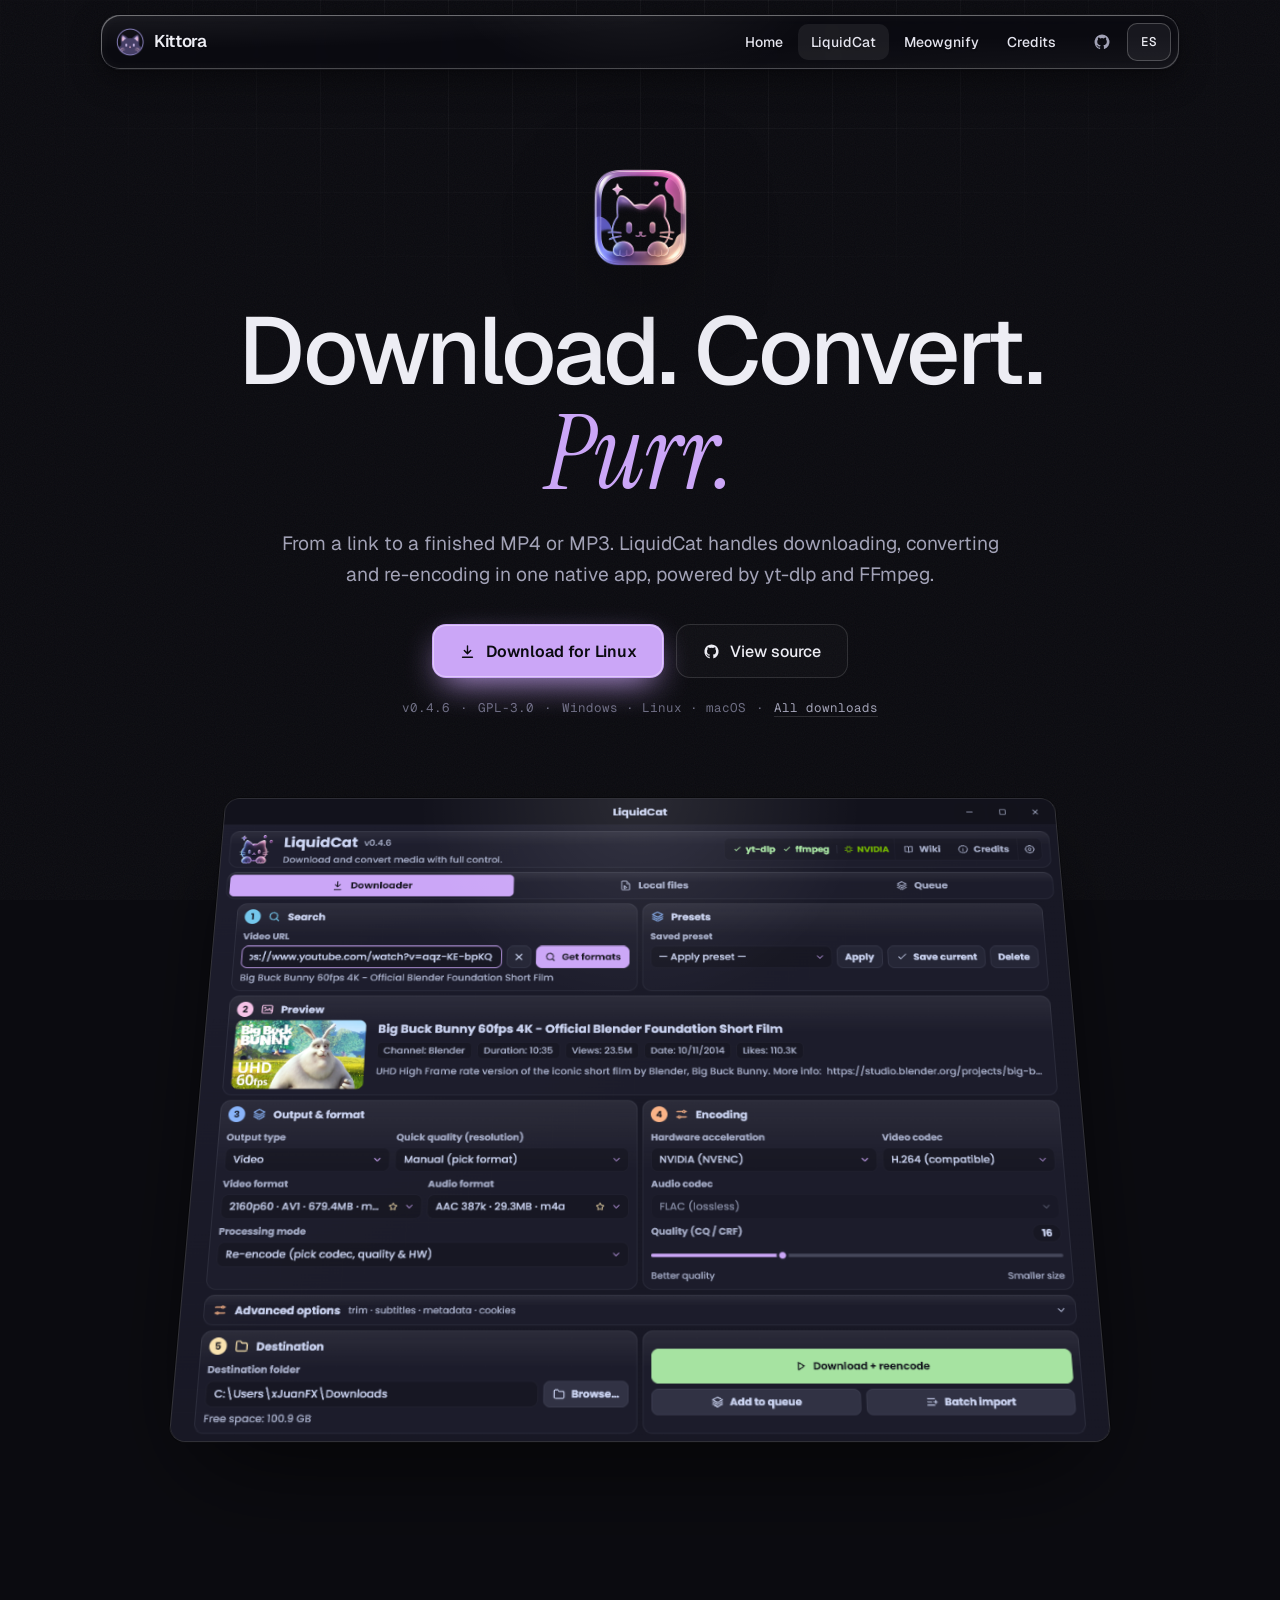
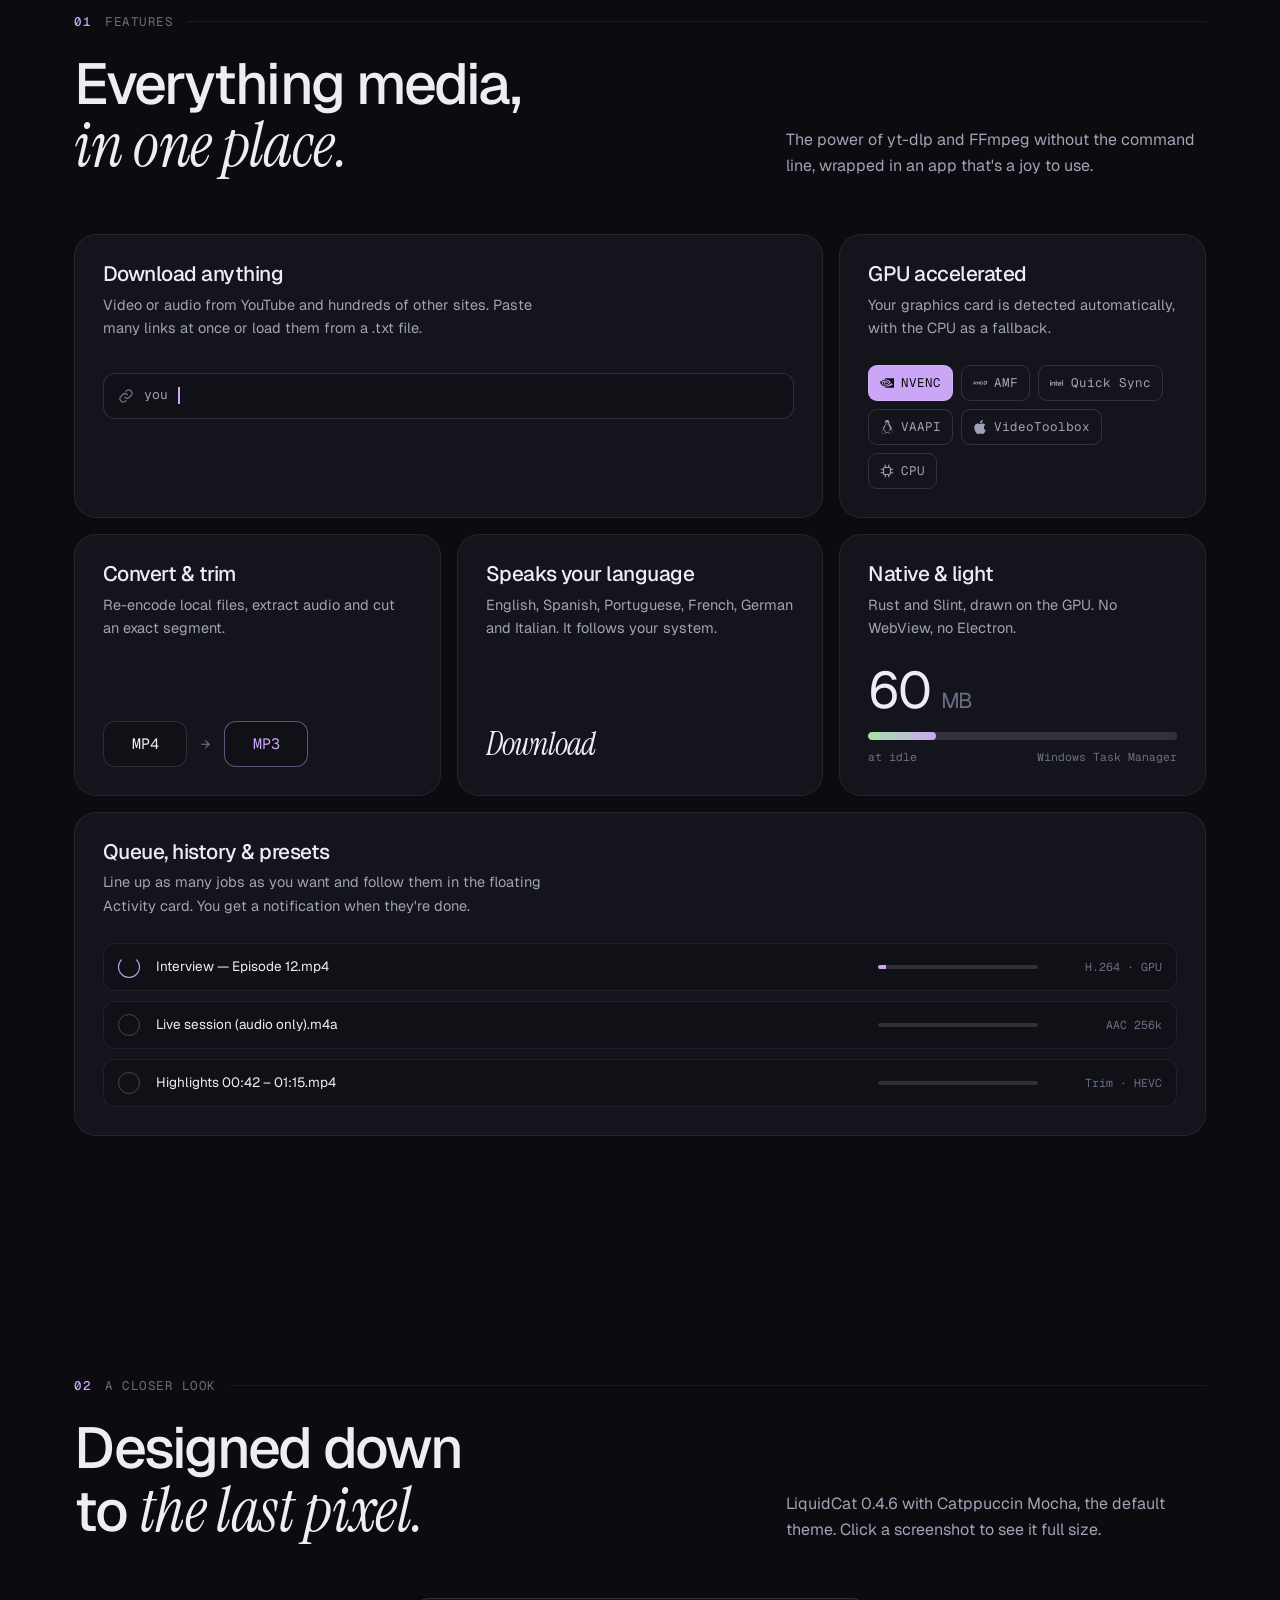
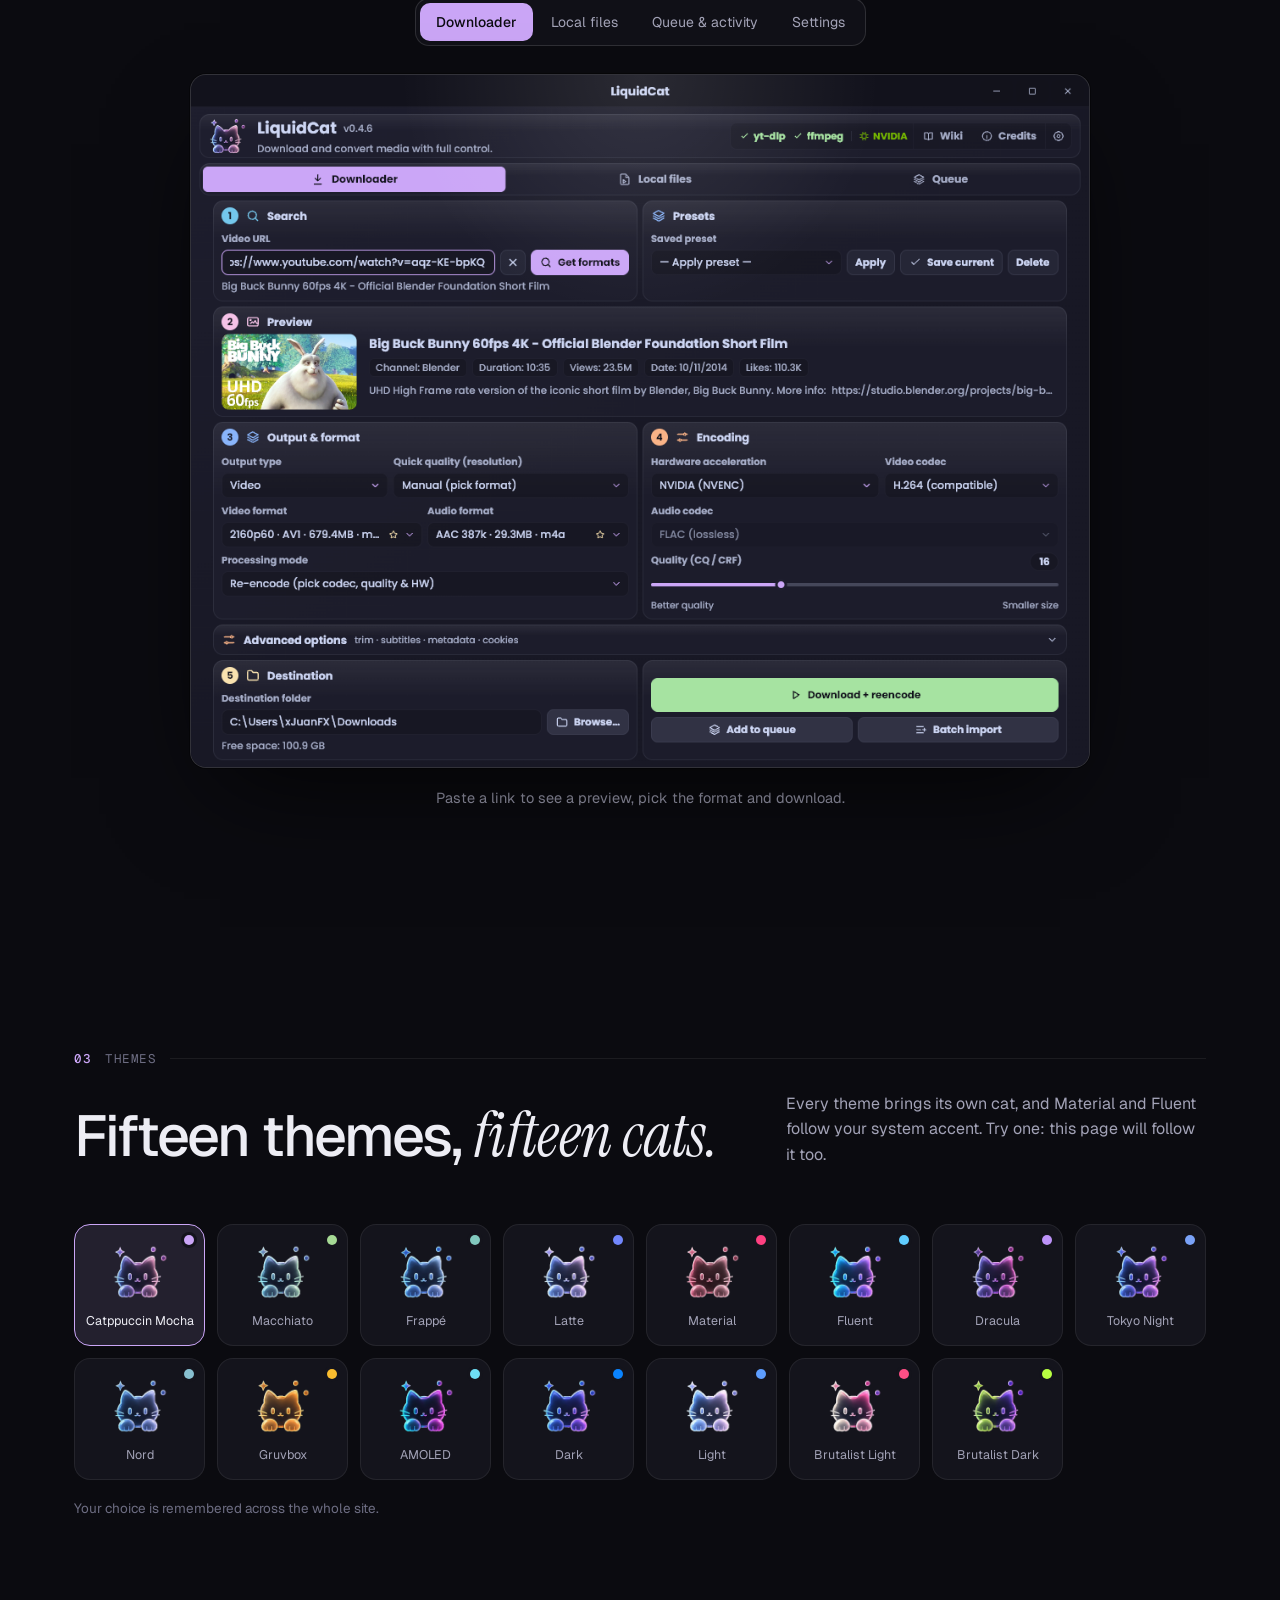
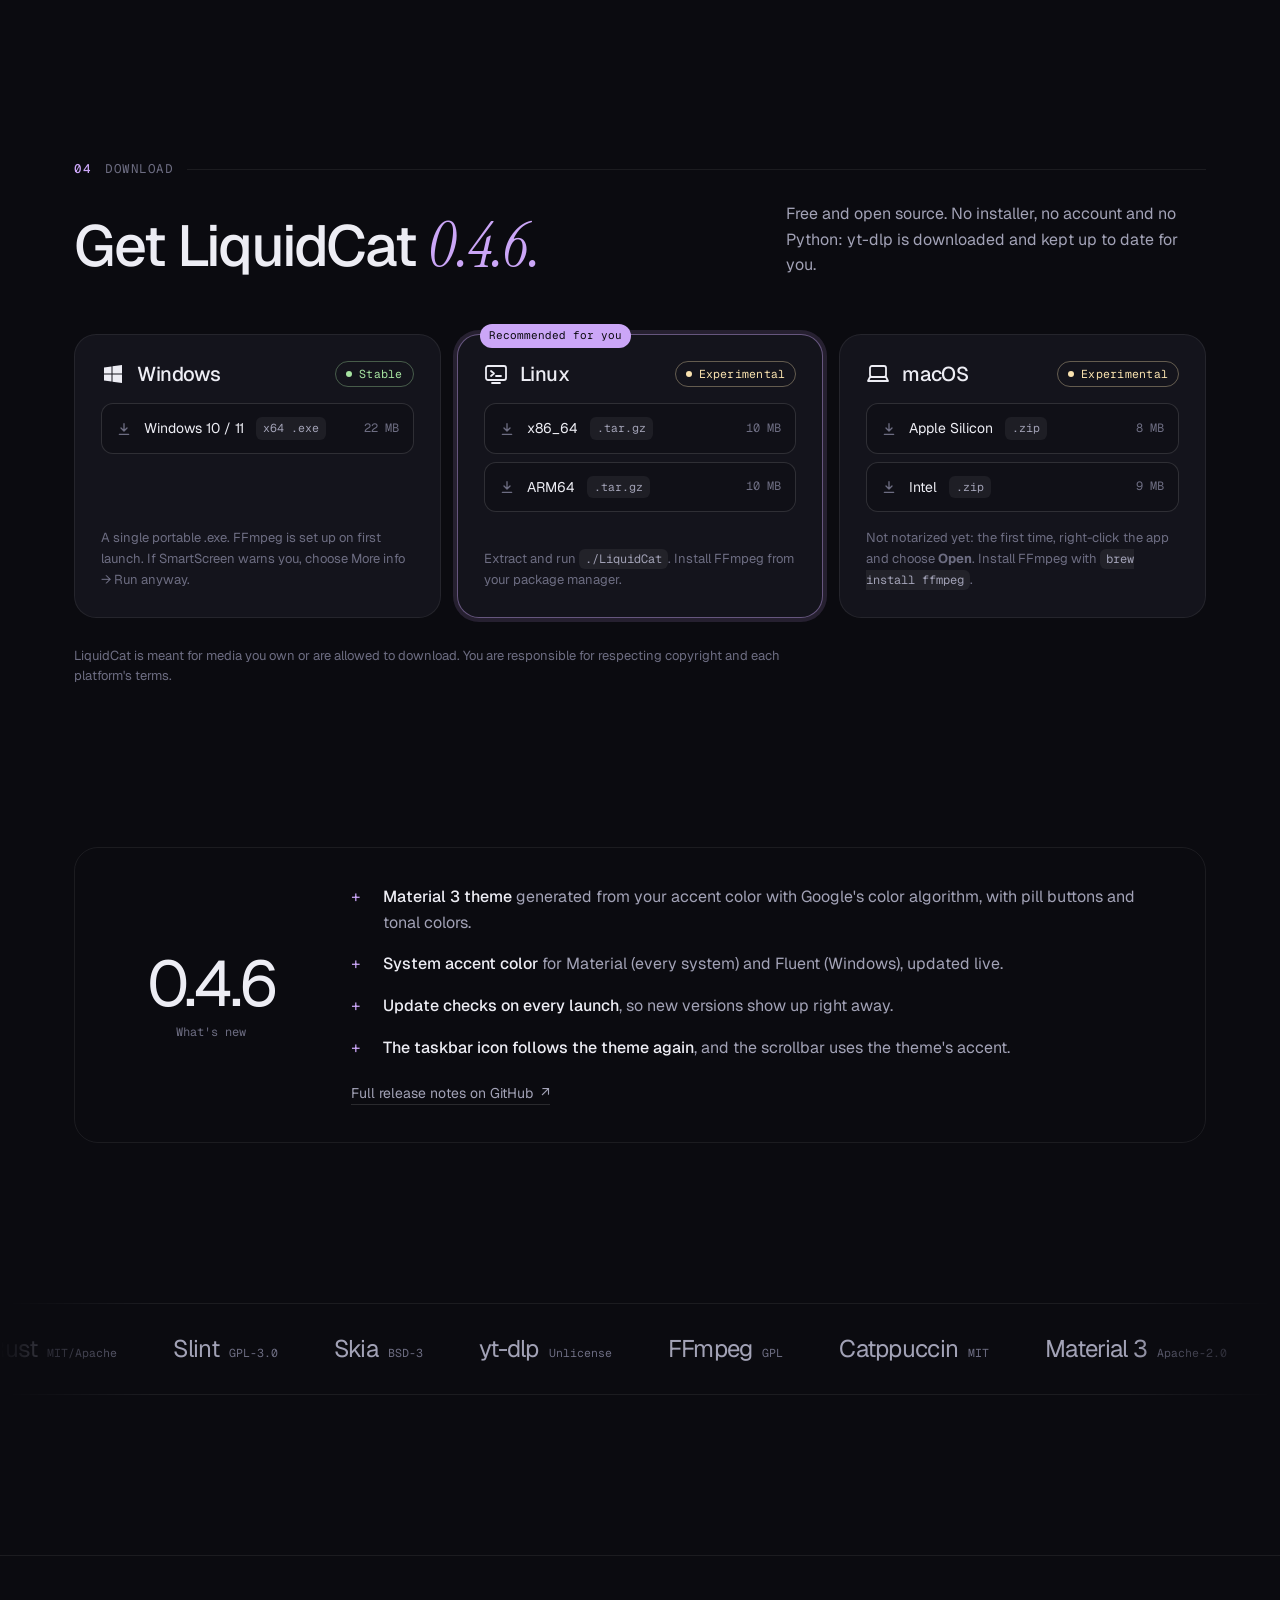
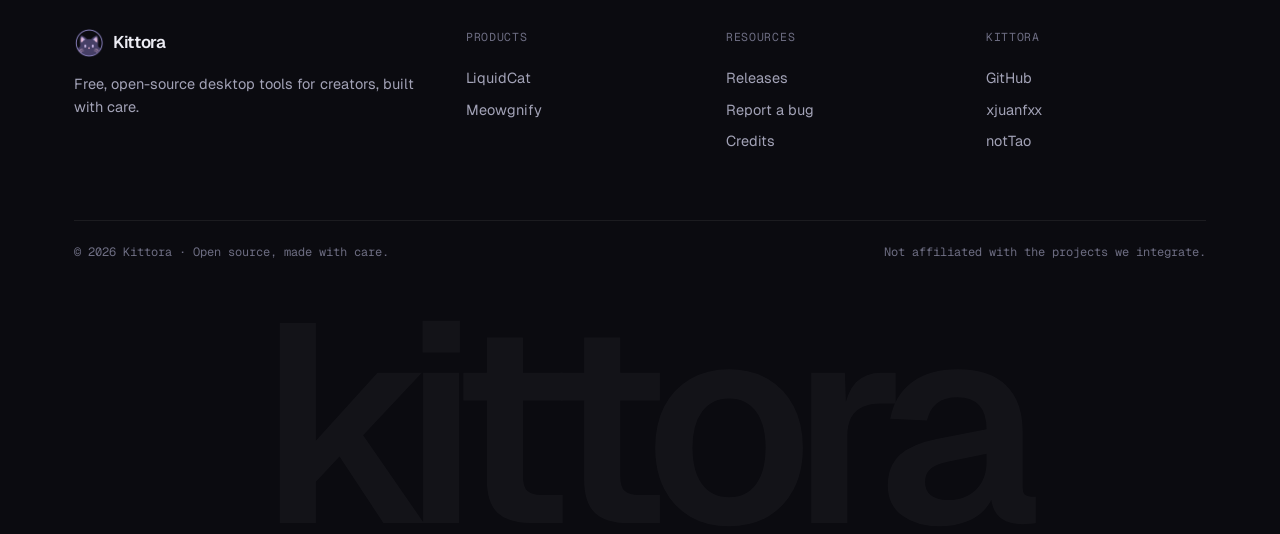
<file: liquidcat/index.html>
<!DOCTYPE html>
<html lang="en">
<head>
  <meta charset="UTF-8">
  <meta name="viewport" content="width=device-width, initial-scale=1.0">
  <title>LiquidCat — Download &amp; convert media · Kittora</title>
  <meta name="description" content="LiquidCat is a free, open-source native app to download, convert and re-encode video and audio with yt-dlp and FFmpeg. GPU acceleration, queue, 15 themes and 6 languages. Windows, Linux and macOS.">
  <link rel="canonical" href="https://www.kittora.dev/liquidcat/">
  <meta name="theme-color" content="#0b0b10">
  <meta property="og:type" content="website">
  <meta property="og:site_name" content="Kittora">
  <meta property="og:title" content="LiquidCat — Download &amp; convert media">
  <meta property="og:description" content="Free, open-source native app to download, convert and re-encode media. GPU accelerated, 15 themes, 6 languages.">
  <meta property="og:url" content="https://www.kittora.dev/liquidcat/">
  <meta property="og:image" content="https://www.kittora.dev/images/liquidcat/downloader.png">
  <meta name="twitter:card" content="summary_large_image">
  <link rel="icon" href="/images/LiquidCat-Logo.png">
  <link rel="stylesheet" href="/style.css">
  <script>document.documentElement.classList.add("js");try{var a=localStorage.getItem("kittora_accent");if(a)document.documentElement.style.setProperty("--accent",a)}catch(e){}</script>
</head>
<body data-title-es="LiquidCat — Descarga y convierte medios · Kittora">
  <div class="progress" aria-hidden="true"></div>
  <nav class="nav"><div class="nav-inner">
    <a class="brand" href="/"><img src="/images/KittoraLogo2.png" alt="">Kittora</a>
    <div class="nav-links">
      <span class="nav-ind" aria-hidden="true"></span>
      <a href="/" data-i18n="nav.home">Home</a>
      <a href="/liquidcat/" class="active" data-i18n="nav.liquidcat">LiquidCat</a>
      <a href="/meowgnify/" data-i18n="nav.meowgnify">Meowgnify</a>
      <a href="/credits/" data-i18n="nav.credits">Credits</a>
    </div>
    <div class="nav-actions">
      <a class="icon-btn gh-link" href="https://github.com/Kittora/LiquidCat" target="_blank" rel="noopener" aria-label="GitHub"><svg viewBox="0 0 24 24" fill="currentColor" aria-hidden="true"><path d="M12 2a10 10 0 0 0-3.16 19.49c.5.09.68-.22.68-.48v-1.7c-2.78.6-3.37-1.34-3.37-1.34-.45-1.16-1.11-1.47-1.11-1.47-.91-.62.07-.6.07-.6 1 .07 1.53 1.03 1.53 1.03.9 1.53 2.36 1.09 2.94.83.09-.65.35-1.09.63-1.34-2.22-.25-4.55-1.11-4.55-4.94 0-1.09.39-1.98 1.03-2.68-.1-.25-.45-1.27.1-2.65 0 0 .84-.27 2.75 1.02a9.6 9.6 0 0 1 5 0c1.91-1.29 2.75-1.02 2.75-1.02.55 1.38.2 2.4.1 2.65.64.7 1.03 1.59 1.03 2.68 0 3.84-2.34 4.68-4.57 4.93.36.31.68.92.68 1.85v2.74c0 .27.18.58.69.48A10 10 0 0 0 12 2Z"/></svg></a>
      <button class="lang-btn" id="langBtn" aria-label="Language / Idioma"><span>ES</span></button>
      <button class="burger" aria-label="Menu" aria-expanded="false"><span></span><span></span></button>
    </div>
  </div></nav>

  <main>
  <header class="app-hero">
    <div class="wrap">
      <img class="app-icon" src="/images/LiquidCat-Logo.png" alt="LiquidCat logo">
      <h1 class="display lines" data-i18n-html="lc.h1"><span class="line"><span>Download. Convert.</span></span><span class="line"><span><span class="serif accent">Purr.</span></span></span></h1>
      <p class="lede fade-in" style="--d:.5s" data-i18n="lc.sub">From a link to a finished MP4 or MP3. LiquidCat handles downloading, converting and re-encoding in one native app, powered by yt-dlp and FFmpeg.</p>
      <div class="hero-cta fade-in" style="--d:.65s">
        <a class="btn btn-primary btn-lg" id="primaryDownload" href="#download" data-magnetic><svg viewBox="0 0 24 24" fill="none" stroke="currentColor" stroke-width="2" stroke-linecap="round" stroke-linejoin="round" aria-hidden="true"><path d="M12 4v11m0 0 4.5-4.5M12 15l-4.5-4.5M5 20h14"/></svg><span data-i18n="lc.dl_btn" id="primaryLabel">Download LiquidCat</span></a>
        <a class="btn btn-ghost btn-lg" href="https://github.com/Kittora/LiquidCat" target="_blank" rel="noopener"><svg viewBox="0 0 24 24" fill="currentColor" aria-hidden="true"><path d="M12 2a10 10 0 0 0-3.16 19.49c.5.09.68-.22.68-.48v-1.7c-2.78.6-3.37-1.34-3.37-1.34-.45-1.16-1.11-1.47-1.11-1.47-.91-.62.07-.6.07-.6 1 .07 1.53 1.03 1.53 1.03.9 1.53 2.36 1.09 2.94.83.09-.65.35-1.09.63-1.34-2.22-.25-4.55-1.11-4.55-4.94 0-1.09.39-1.98 1.03-2.68-.1-.25-.45-1.27.1-2.65 0 0 .84-.27 2.75 1.02a9.6 9.6 0 0 1 5 0c1.91-1.29 2.75-1.02 2.75-1.02.55 1.38.2 2.4.1 2.65.64.7 1.03 1.59 1.03 2.68 0 3.84-2.34 4.68-4.57 4.93.36.31.68.92.68 1.85v2.74c0 .27.18.58.69.48A10 10 0 0 0 12 2Z"/></svg><span data-i18n="btn.source">View source</span></a>
      </div>
      <div class="meta fade-in" style="--d:.8s"><span>v<span data-version>0.4.6</span></span><span>GPL-3.0</span><span>Windows · Linux · macOS</span><span><a href="#download" data-i18n="lc.meta_all">All downloads</a></span></div>
      <div class="showcase fade-in" style="--d:.45s" data-showcase>
        <div class="window"><img src="/images/liquidcat/downloader.png" alt="LiquidCat downloader with a video preview" width="1060" height="816"></div>
      </div>
    </div>
  </header>

  <!-- Funciones -->
  <section class="section">
    <div class="wrap">
      <div class="label" data-reveal><b>01</b><span data-i18n="lc.feat_label">Features</span></div>
      <div class="sec-head">
        <h2 class="h2" data-reveal data-i18n-html="lc.feat_h">Everything media, <span class="serif">in one place.</span></h2>
        <p data-reveal data-i18n="lc.feat_sub">The power of yt-dlp and FFmpeg without the command line, wrapped in an app that's a joy to use.</p>
      </div>
      <div class="bento">
        <div class="tile w4" data-reveal>
          <h3 data-i18n="lc.t_dl_h">Download anything</h3>
          <p data-i18n="lc.t_dl_p">Video or audio from YouTube and hundreds of other sites. Paste many links at once or load them from a .txt file.</p>
          <div class="demo dl-demo" data-demo="download">
            <div class="dl-input"><svg viewBox="0 0 24 24" fill="none" stroke="currentColor" stroke-width="2" stroke-linecap="round" aria-hidden="true"><path d="M10 14a5 5 0 0 0 7 0l3-3a5 5 0 0 0-7-7l-1 1M14 10a5 5 0 0 0-7 0l-3 3a5 5 0 0 0 7 7l1-1"/></svg><span class="typed"></span><span class="caret"></span></div>
            <div class="dl-row"><span class="thumb"></span><div class="meta"><b>Lofi beats to code to · 1080p MP4</b><div class="bar"><i></i></div></div><span class="check"><svg viewBox="0 0 24 24" fill="none" stroke="currentColor" stroke-width="3" stroke-linecap="round" stroke-linejoin="round" aria-hidden="true"><path d="m5 12 5 5 9-10"/></svg></span></div>
          </div>
        </div>
        <div class="tile" data-reveal>
          <h3 data-i18n="lc.t_gpu_h">GPU accelerated</h3>
          <p data-i18n="lc.t_gpu_p">Your graphics card is detected automatically, with the CPU as a fallback.</p>
          <div class="demo enc" data-demo="encoders"><span title="NVENC"><svg viewBox="0 0 24 24" fill="currentColor" aria-hidden="true"><path d="M8.948 8.798v-1.43a6.7 6.7 0 0 1 .424-.018c3.922-.124 6.493 3.374 6.493 3.374s-2.774 3.851-5.75 3.851c-.398 0-.787-.062-1.158-.185v-4.346c1.528.185 1.837.857 2.747 2.385l2.04-1.714s-1.492-1.952-4-1.952a6.016 6.016 0 0 0-.796.035m0-4.735v2.138l.424-.027c5.45-.185 9.01 4.47 9.01 4.47s-4.08 4.964-8.33 4.964c-.37 0-.733-.035-1.095-.097v1.325c.3.035.61.062.91.062 3.957 0 6.82-2.023 9.593-4.408.459.371 2.34 1.263 2.73 1.652-2.633 2.208-8.772 3.984-12.253 3.984-.335 0-.653-.018-.971-.053v1.864H24V4.063zm0 10.326v1.131c-3.657-.654-4.673-4.46-4.673-4.46s1.758-1.944 4.673-2.262v1.237H8.94c-1.528-.186-2.73 1.245-2.73 1.245s.68 2.412 2.739 3.11M2.456 10.9s2.164-3.197 6.5-3.533V6.201C4.153 6.59 0 10.653 0 10.653s2.35 6.802 8.948 7.42v-1.237c-4.84-.6-6.492-5.936-6.492-5.936z"/></svg>NVENC</span><span title="AMF"><svg viewBox="0 0 24 24" fill="currentColor" aria-hidden="true"><path d="M18.324 9.137l1.559 1.56h2.556v2.557L24 14.814V9.137zM2 9.52l-2 4.96h1.309l.37-.982H3.9l.408.982h1.338L3.432 9.52zm4.209 0v4.955h1.238v-3.092l1.338 1.562h.188l1.338-1.556v3.091h1.238V9.52H10.47l-1.592 1.845L7.287 9.52zm6.283 0v4.96h2.057c1.979 0 2.88-1.046 2.88-2.472 0-1.36-.937-2.488-2.747-2.488zm1.237.91h.792c1.17 0 1.63.711 1.63 1.57 0 .728-.372 1.572-1.616 1.572h-.806zm-10.985.273l.791 1.932H2.008zm17.137.307l-1.604 1.603v2.25h2.246l1.604-1.607h-2.246z"/></svg>AMF</span><span title="Quick Sync"><svg viewBox="0 0 24 24" fill="currentColor" aria-hidden="true"><path d="M20.42 7.345v9.18h1.651v-9.18zM0 7.475v1.737h1.737V7.474zm9.78.352v6.053c0 .513.044.945.13 1.292.087.34.235.618.44.828.203.21.475.359.803.451.334.093.754.136 1.255.136h.216v-1.533c-.24 0-.445-.012-.593-.037a.672.672 0 0 1-.39-.173.693.693 0 0 1-.173-.377 4.002 4.002 0 0 1-.037-.606v-2.182h1.193v-1.416h-1.193V7.827zm-3.505 2.312c-.396 0-.76.08-1.082.241-.327.161-.6.384-.822.668l-.087.117v-.902H2.658v6.256h1.639v-3.214c.018-.588.16-1.02.433-1.299.29-.297.642-.445 1.044-.445.476 0 .841.149 1.082.433.235.284.359.686.359 1.2v3.324h1.663V12.97c.006-.89-.229-1.595-.686-2.09-.458-.495-1.1-.742-1.917-.742zm10.065.006a3.252 3.252 0 0 0-2.306.946c-.29.29-.525.637-.692 1.033a3.145 3.145 0 0 0-.254 1.273c0 .452.08.878.241 1.274.161.395.39.742.674 1.032.284.29.637.526 1.045.693.408.173.86.26 1.342.26 1.397 0 2.262-.637 2.782-1.23l-1.187-.904c-.248.297-.841.699-1.583.699-.464 0-.847-.105-1.138-.321a1.588 1.588 0 0 1-.593-.872l-.019-.056h4.915v-.587c0-.451-.08-.872-.235-1.267a3.393 3.393 0 0 0-.661-1.033 3.013 3.013 0 0 0-1.02-.692 3.345 3.345 0 0 0-1.311-.248zm-16.297.118v6.256h1.651v-6.256zm16.278 1.286c1.132 0 1.664.797 1.664 1.255l-3.32.006c0-.458.525-1.255 1.656-1.261zm7.073 3.814a.606.606 0 0 0-.606.606.606.606 0 0 0 .606.606.606.606 0 0 0 .606-.606.606.606 0 0 0-.606-.606zm-.008.105a.5.5 0 0 1 .002 0 .5.5 0 0 1 .5.501.5.5 0 0 1-.5.5.5.5 0 0 1-.5-.5.5.5 0 0 1 .498-.5zm-.233.155v.699h.13v-.285h.093l.173.285h.136l-.18-.297a.191.191 0 0 0 .118-.056c.03-.03.05-.074.05-.136 0-.068-.02-.117-.063-.154-.037-.038-.105-.056-.185-.056zm.13.099h.154c.019 0 .037.006.056.012a.064.064 0 0 1 .037.031c.013.013.012.031.012.056a.124.124 0 0 1-.012.055.164.164 0 0 1-.037.031c-.019.006-.037.013-.056.013h-.154Z"/></svg>Quick Sync</span><span title="VAAPI"><svg viewBox="0 0 24 24" fill="currentColor" aria-hidden="true"><path d="M12.504 0c-.155 0-.315.008-.48.021-4.226.333-3.105 4.807-3.17 6.298-.076 1.092-.3 1.953-1.05 3.02-.885 1.051-2.127 2.75-2.716 4.521-.278.832-.41 1.684-.287 2.489a.424.424 0 00-.11.135c-.26.268-.45.6-.663.839-.199.199-.485.267-.797.4-.313.136-.658.269-.864.68-.09.189-.136.394-.132.602 0 .199.027.4.055.536.058.399.116.728.04.97-.249.68-.28 1.145-.106 1.484.174.334.535.47.94.601.81.2 1.91.135 2.774.6.926.466 1.866.67 2.616.47.526-.116.97-.464 1.208-.946.587-.003 1.23-.269 2.26-.334.699-.058 1.574.267 2.577.2.025.134.063.198.114.333l.003.003c.391.778 1.113 1.132 1.884 1.071.771-.06 1.592-.536 2.257-1.306.631-.765 1.683-1.084 2.378-1.503.348-.199.629-.469.649-.853.023-.4-.2-.811-.714-1.376v-.097l-.003-.003c-.17-.2-.25-.535-.338-.926-.085-.401-.182-.786-.492-1.046h-.003c-.059-.054-.123-.067-.188-.135a.357.357 0 00-.19-.064c.431-1.278.264-2.55-.173-3.694-.533-1.41-1.465-2.638-2.175-3.483-.796-1.005-1.576-1.957-1.56-3.368.026-2.152.236-6.133-3.544-6.139zm.529 3.405h.013c.213 0 .396.062.584.198.19.135.33.332.438.533.105.259.158.459.166.724 0-.02.006-.04.006-.06v.105a.086.086 0 01-.004-.021l-.004-.024a1.807 1.807 0 01-.15.706.953.953 0 01-.213.335.71.71 0 00-.088-.042c-.104-.045-.198-.064-.284-.133a1.312 1.312 0 00-.22-.066c.05-.06.146-.133.183-.198.053-.128.082-.264.088-.402v-.02a1.21 1.21 0 00-.061-.4c-.045-.134-.101-.2-.183-.333-.084-.066-.167-.132-.267-.132h-.016c-.093 0-.176.03-.262.132a.8.8 0 00-.205.334 1.18 1.18 0 00-.09.4v.019c.002.089.008.179.02.267-.193-.067-.438-.135-.607-.202a1.635 1.635 0 01-.018-.2v-.02a1.772 1.772 0 01.15-.768c.082-.22.232-.406.43-.533a.985.985 0 01.594-.2zm-2.962.059h.036c.142 0 .27.048.399.135.146.129.264.288.344.465.09.199.14.4.153.667v.004c.007.134.006.2-.002.266v.08c-.03.007-.056.018-.083.024-.152.055-.274.135-.393.2.012-.09.013-.18.003-.267v-.015c-.012-.133-.04-.2-.082-.333a.613.613 0 00-.166-.267.248.248 0 00-.183-.064h-.021c-.071.006-.13.04-.186.132a.552.552 0 00-.12.27.944.944 0 00-.023.33v.015c.012.135.037.2.08.334.046.134.098.2.166.268.01.009.02.018.034.024-.07.057-.117.07-.176.136a.304.304 0 01-.131.068 2.62 2.62 0 01-.275-.402 1.772 1.772 0 01-.155-.667 1.759 1.759 0 01.08-.668 1.43 1.43 0 01.283-.535c.128-.133.26-.2.418-.2zm1.37 1.706c.332 0 .733.065 1.216.399.293.2.523.269 1.052.468h.003c.255.136.405.266.478.399v-.131a.571.571 0 01.016.47c-.123.31-.516.643-1.063.842v.002c-.268.135-.501.333-.775.465-.276.135-.588.292-1.012.267a1.139 1.139 0 01-.448-.067 3.566 3.566 0 01-.322-.198c-.195-.135-.363-.332-.612-.465v-.005h-.005c-.4-.246-.616-.512-.686-.71-.07-.268-.005-.47.193-.6.224-.135.38-.271.483-.336.104-.074.143-.102.176-.131h.002v-.003c.169-.202.436-.47.839-.601.139-.036.294-.065.466-.065zm2.8 2.142c.358 1.417 1.196 3.475 1.735 4.473.286.534.855 1.659 1.102 3.024.156-.005.33.018.513.064.646-1.671-.546-3.467-1.089-3.966-.22-.2-.232-.335-.123-.335.59.534 1.365 1.572 1.646 2.757.13.535.16 1.104.021 1.67.067.028.135.06.205.067 1.032.534 1.413.938 1.23 1.537v-.043c-.06-.003-.12 0-.18 0h-.016c.151-.467-.182-.825-1.065-1.224-.915-.4-1.646-.336-1.77.465-.008.043-.013.066-.018.135-.068.023-.139.053-.209.064-.43.268-.662.669-.793 1.187-.13.533-.17 1.156-.205 1.869v.003c-.02.334-.17.838-.319 1.35-1.5 1.072-3.58 1.538-5.348.334a2.645 2.645 0 00-.402-.533 1.45 1.45 0 00-.275-.333c.182 0 .338-.03.465-.067a.615.615 0 00.314-.334c.108-.267 0-.697-.345-1.163-.345-.467-.931-.995-1.788-1.521-.63-.4-.986-.87-1.15-1.396-.165-.534-.143-1.085-.015-1.645.245-1.07.873-2.11 1.274-2.763.107-.065.037.135-.408.974-.396.751-1.14 2.497-.122 3.854a8.123 8.123 0 01.647-2.876c.564-1.278 1.743-3.504 1.836-5.268.048.036.217.135.289.202.218.133.38.333.59.465.21.201.477.335.876.335.039.003.075.006.11.006.412 0 .73-.134.997-.268.29-.134.52-.334.74-.4h.005c.467-.135.835-.402 1.044-.7zm2.185 8.958c.037.6.343 1.245.882 1.377.588.134 1.434-.333 1.791-.765l.211-.01c.315-.007.577.01.847.268l.003.003c.208.199.305.53.391.876.085.4.154.78.409 1.066.486.527.645.906.636 1.14l.003-.007v.018l-.003-.012c-.015.262-.185.396-.498.595-.63.401-1.746.712-2.457 1.57-.618.737-1.37 1.14-2.036 1.191-.664.053-1.237-.2-1.574-.898l-.005-.003c-.21-.4-.12-1.025.056-1.69.176-.668.428-1.344.463-1.897.037-.714.076-1.335.195-1.814.12-.465.308-.797.641-.984l.045-.022zm-10.814.049h.01c.053 0 .105.005.157.014.376.055.706.333 1.023.752l.91 1.664.003.003c.243.533.754 1.064 1.189 1.637.434.598.77 1.131.729 1.57v.006c-.057.744-.48 1.148-1.125 1.294-.645.135-1.52.002-2.395-.464-.968-.536-2.118-.469-2.857-.602-.369-.066-.61-.2-.723-.4-.11-.2-.113-.602.123-1.23v-.004l.002-.003c.117-.334.03-.752-.027-1.118-.055-.401-.083-.71.043-.94.16-.334.396-.4.69-.533.294-.135.64-.202.915-.47h.002v-.002c.256-.268.445-.601.668-.838.19-.201.38-.336.663-.336zm7.159-9.074c-.435.201-.945.535-1.488.535-.542 0-.97-.267-1.28-.466-.154-.134-.28-.268-.373-.335-.164-.134-.144-.333-.074-.333.109.016.129.134.199.2.096.066.215.2.36.333.292.2.68.467 1.167.467.485 0 1.053-.267 1.398-.466.195-.135.445-.334.648-.467.156-.136.149-.267.279-.267.128.016.034.134-.147.332a8.097 8.097 0 01-.69.468zm-1.082-1.583V5.64c-.006-.02.013-.042.029-.05.074-.043.18-.027.26.004.063 0 .16.067.15.135-.006.049-.085.066-.135.066-.055 0-.092-.043-.141-.068-.052-.018-.146-.008-.163-.065zm-.551 0c-.02.058-.113.049-.166.066-.047.025-.086.068-.14.068-.05 0-.13-.02-.136-.068-.01-.066.088-.133.15-.133.08-.031.184-.047.259-.005.019.009.036.03.03.05v.02h.003z"/></svg>VAAPI</span><span title="VideoToolbox"><svg viewBox="0 0 24 24" fill="currentColor" aria-hidden="true"><path d="M12.152 6.896c-.948 0-2.415-1.078-3.96-1.04-2.04.027-3.91 1.183-4.961 3.014-2.117 3.675-.546 9.103 1.519 12.09 1.013 1.454 2.208 3.09 3.792 3.039 1.52-.065 2.09-.987 3.935-.987 1.831 0 2.35.987 3.96.948 1.637-.026 2.676-1.48 3.676-2.948 1.156-1.688 1.636-3.325 1.662-3.415-.039-.013-3.182-1.221-3.22-4.857-.026-3.04 2.48-4.494 2.597-4.559-1.429-2.09-3.623-2.324-4.39-2.376-2-.156-3.675 1.09-4.61 1.09zM15.53 3.83c.843-1.012 1.4-2.427 1.245-3.83-1.207.052-2.662.805-3.532 1.818-.78.896-1.454 2.338-1.273 3.714 1.338.104 2.715-.688 3.559-1.701"/></svg>VideoToolbox</span><span title="CPU"><svg viewBox="0 0 24 24" fill="none" stroke="currentColor" stroke-width="2" stroke-linecap="round" stroke-linejoin="round" aria-hidden="true"><rect x="6" y="6" width="12" height="12" rx="2"/><path d="M9 2v4M15 2v4M9 18v4M15 18v4M2 9h4M2 15h4M18 9h4M18 15h4"/></svg>CPU</span></div>
        </div>
        <div class="tile" data-reveal>
          <h3 data-i18n="lc.t_conv_h">Convert &amp; trim</h3>
          <p data-i18n="lc.t_conv_p">Re-encode local files, extract audio and cut an exact segment.</p>
          <div class="demo flipper" data-demo="formats"><span class="from"><span>MP4</span></span><span class="arrow">→</span><span class="to"><span>MP3</span></span></div>
        </div>
        <div class="tile" data-reveal>
          <h3 data-i18n="lc.t_lang_h">Speaks your language</h3>
          <p data-i18n="lc.t_lang_p">English, Spanish, Portuguese, French, German and Italian. It follows your system.</p>
          <div class="demo"><div class="words" data-demo="words"><span class="on">Download</span><span>Descargar</span><span>Baixar</span><span>Télécharger</span><span>Herunterladen</span><span>Scarica</span></div></div>
        </div>
        <div class="tile" data-reveal>
          <h3 data-i18n="lc.t_native_h">Native &amp; light</h3>
          <p data-i18n="lc.t_native_p">Rust and Slint, drawn on the GPU. No WebView, no Electron.</p>
          <div class="demo meter" data-meter style="--w:22%"><div class="big"><span data-count="60">60</span> <small>MB</small></div><div class="track"><i></i></div><div class="cmp"><span data-i18n="lc.t_native_idle">at idle</span><span data-i18n="lc.t_native_where">Windows Task Manager</span></div></div>
        </div>
        <div class="tile w6" data-reveal>
          <h3 data-i18n="lc.t_queue_h">Queue, history &amp; presets</h3>
          <p data-i18n="lc.t_queue_p">Line up as many jobs as you want and follow them in the floating Activity card. You get a notification when they're done.</p>
          <div class="demo queue" data-demo="queue">
            <div class="q"><span class="ic"><svg viewBox="0 0 24 24" fill="none" stroke="currentColor" stroke-width="3" stroke-linecap="round" stroke-linejoin="round" aria-hidden="true"><path d="m5 12 5 5 9-10"/></svg></span><span class="name">Interview — Episode 12.mp4</span><span class="bar"><i></i></span><span class="st">H.264 · GPU</span></div>
            <div class="q"><span class="ic"><svg viewBox="0 0 24 24" fill="none" stroke="currentColor" stroke-width="3" stroke-linecap="round" stroke-linejoin="round" aria-hidden="true"><path d="m5 12 5 5 9-10"/></svg></span><span class="name">Live session (audio only).m4a</span><span class="bar"><i></i></span><span class="st">AAC 256k</span></div>
            <div class="q"><span class="ic"><svg viewBox="0 0 24 24" fill="none" stroke="currentColor" stroke-width="3" stroke-linecap="round" stroke-linejoin="round" aria-hidden="true"><path d="m5 12 5 5 9-10"/></svg></span><span class="name">Highlights 00:42 – 01:15.mp4</span><span class="bar"><i></i></span><span class="st">Trim · HEVC</span></div>
          </div>
        </div>
      </div>
    </div>
  </section>

  <!-- Capturas -->
  <section class="section">
    <div class="wrap">
      <div class="label" data-reveal><b>02</b><span data-i18n="lc.shots_label">A closer look</span></div>
      <div class="sec-head">
        <h2 class="h2" data-reveal data-i18n-html="lc.shots_h">Designed down to <span class="serif">the last pixel.</span></h2>
        <p data-reveal data-i18n="lc.shots_sub">LiquidCat 0.4.6 with Catppuccin Mocha, the default theme. Click a screenshot to see it full size.</p>
      </div>
      <div data-reveal>
        <div class="tabs" role="tablist" data-tabs>
          <span class="pill" aria-hidden="true"></span>
          <button role="tab" aria-selected="true" data-i18n="lc.shot1">Downloader</button>
          <button role="tab" aria-selected="false" data-i18n="lc.shot2">Local files</button>
          <button role="tab" aria-selected="false" data-i18n="lc.shot3">Queue &amp; activity</button>
          <button role="tab" aria-selected="false" data-i18n="lc.shot4">Settings</button>
        </div>
        <div class="gallery" data-gallery>
          <div class="window on" data-cap="lc.cap1"><img data-zoom src="/images/liquidcat/downloader.png" alt="LiquidCat downloader" loading="lazy" width="1060" height="816"></div>
          <div class="window" data-cap="lc.cap2"><img data-zoom src="/images/liquidcat/converter.png" alt="LiquidCat local files" loading="lazy" width="1060" height="816"></div>
          <div class="window" data-cap="lc.cap3"><img data-zoom src="/images/liquidcat/queue-history.png" alt="LiquidCat queue and activity" loading="lazy" width="1060" height="816"></div>
          <div class="window" data-cap="lc.cap4"><img data-zoom src="/images/liquidcat/settings.png" alt="LiquidCat settings" loading="lazy" width="1060" height="816"></div>
        </div>
        <p class="gallery-cap" id="galleryCap"></p>
        <div hidden>
          <span data-i18n="lc.cap1">Paste a link to see a preview, pick the format and download.</span>
          <span data-i18n="lc.cap2">Convert several files at once and follow them in the floating Activity card.</span>
          <span data-i18n="lc.cap3">Follow active jobs and revisit everything you've finished.</span>
          <span data-i18n="lc.cap4">Themes, languages, dependencies and update checks in one place.</span>
        </div>
      </div>
    </div>
  </section>

  <!-- Temas -->
  <section class="section">
    <div class="wrap">
      <div class="label" data-reveal><b>03</b><span data-i18n="lc.themes_label">Themes</span></div>
      <div class="sec-head">
        <h2 class="h2" data-reveal data-i18n-html="lc.themes_h">Fifteen themes, <span class="serif">fifteen cats.</span></h2>
        <p data-reveal data-i18n="lc.themes_sub">Every theme brings its own cat, and Material and Fluent follow your system accent. Try one: this page will follow it too.</p>
      </div>
      <div class="themes" data-themes>
        <button class="theme" data-reveal="pop" data-accent="#cba6f7"><span class="sw"></span><img src="/images/liquidcat/themes/catppuccin.png" alt="" loading="lazy">Catppuccin Mocha</button>
        <button class="theme" data-reveal="pop" data-accent="#a6da95"><span class="sw"></span><img src="/images/liquidcat/themes/catppuccin-macchiato.png" alt="" loading="lazy">Macchiato</button>
        <button class="theme" data-reveal="pop" data-accent="#81c8be"><span class="sw"></span><img src="/images/liquidcat/themes/catppuccin-frappe.png" alt="" loading="lazy">Frappé</button>
        <button class="theme" data-reveal="pop" data-accent="#7287fd"><span class="sw"></span><img src="/images/liquidcat/themes/catppuccin-latte.png" alt="" loading="lazy">Latte</button>
        <button class="theme" data-reveal="pop" data-accent="#ff4081"><span class="sw"></span><img src="/images/liquidcat/themes/material.png" alt="" loading="lazy">Material</button>
        <button class="theme" data-reveal="pop" data-accent="#60cdff"><span class="sw"></span><img src="/images/liquidcat/themes/fluent.png" alt="" loading="lazy">Fluent</button>
        <button class="theme" data-reveal="pop" data-accent="#bd93f9"><span class="sw"></span><img src="/images/liquidcat/themes/dracula.png" alt="" loading="lazy">Dracula</button>
        <button class="theme" data-reveal="pop" data-accent="#7aa2f7"><span class="sw"></span><img src="/images/liquidcat/themes/tokyo-night.png" alt="" loading="lazy">Tokyo Night</button>
        <button class="theme" data-reveal="pop" data-accent="#88c0d0"><span class="sw"></span><img src="/images/liquidcat/themes/nord.png" alt="" loading="lazy">Nord</button>
        <button class="theme" data-reveal="pop" data-accent="#fabd2f"><span class="sw"></span><img src="/images/liquidcat/themes/gruvbox.png" alt="" loading="lazy">Gruvbox</button>
        <button class="theme" data-reveal="pop" data-accent="#6edff5"><span class="sw"></span><img src="/images/liquidcat/themes/amoled.png" alt="" loading="lazy">AMOLED</button>
        <button class="theme" data-reveal="pop" data-accent="#0a84ff"><span class="sw"></span><img src="/images/liquidcat/themes/dark.png" alt="" loading="lazy">Dark</button>
        <button class="theme" data-reveal="pop" data-accent="#5e9eff"><span class="sw"></span><img src="/images/liquidcat/themes/light.png" alt="" loading="lazy">Light</button>
        <button class="theme" data-reveal="pop" data-accent="#ff4f86"><span class="sw"></span><img src="/images/liquidcat/themes/neo-brutalist-light.png" alt="" loading="lazy">Brutalist Light</button>
        <button class="theme" data-reveal="pop" data-accent="#b8ff42"><span class="sw"></span><img src="/images/liquidcat/themes/neo-brutalist-dark.png" alt="" loading="lazy">Brutalist Dark</button>
      </div>
      <p class="themes-hint" data-reveal data-i18n="lc.themes_hint">Your choice is remembered across the whole site.</p>
    </div>
  </section>

  <!-- Descarga -->
  <section class="section" id="download">
    <div class="wrap">
      <div class="label" data-reveal><b>04</b><span data-i18n="lc.dl_label">Download</span></div>
      <div class="sec-head">
        <h2 class="h2" data-reveal data-i18n-html="lc.dl_h">Get LiquidCat <span class="serif accent"><span data-version>0.4.6</span>.</span></h2>
        <p data-reveal data-i18n="lc.dl_p">Free and open source. No installer, no account and no Python: yt-dlp is downloaded and kept up to date for you.</p>
      </div>
      <div class="platforms">
        <div class="platform" data-reveal data-os="windows">
          <span class="rec" data-i18n="lc.rec">Recommended for you</span>
          <div class="platform-head">
            <svg viewBox="0 0 24 24" fill="currentColor" aria-hidden="true"><path d="M3 5.5 10.5 4.5v7H3zM11.5 4.3 21 3v8.5h-9.5zM3 12.5h7.5v7L3 18.5zM11.5 12.5H21V21l-9.5-1.3z"/></svg>
            <h3>Windows</h3><span class="status ok" data-i18n="status.stable">Stable</span>
          </div>
          <div class="files">
            <a class="file" data-asset="windows-x86_64.exe" href="https://github.com/Kittora/LiquidCat/releases/latest"><svg viewBox="0 0 24 24" fill="none" stroke="currentColor" stroke-width="2" stroke-linecap="round" stroke-linejoin="round" aria-hidden="true"><path d="M12 4v11m0 0 4.5-4.5M12 15l-4.5-4.5M5 20h14"/></svg>Windows 10 / 11 <span class="ext">x64 .exe</span><span class="sz" data-size>22 MB</span></a>
          </div>
          <p class="note" data-i18n="lc.note_win">A single portable .exe. FFmpeg is set up on first launch. If SmartScreen warns you, choose More info → Run anyway.</p>
        </div>
        <div class="platform" data-reveal data-os="linux">
          <span class="rec" data-i18n="lc.rec">Recommended for you</span>
          <div class="platform-head">
            <svg viewBox="0 0 24 24" fill="none" stroke="currentColor" stroke-width="1.8" stroke-linecap="round" stroke-linejoin="round" aria-hidden="true"><rect x="2" y="4" width="20" height="14" rx="2"/><path d="m7 9 3 2.5L7 14M12 14h5M8 21h8"/></svg>
            <h3>Linux</h3><span class="status dev" data-i18n="status.experimental">Experimental</span>
          </div>
          <div class="files">
            <a class="file" data-asset="linux-x86_64.tar.gz" href="https://github.com/Kittora/LiquidCat/releases/latest"><svg viewBox="0 0 24 24" fill="none" stroke="currentColor" stroke-width="2" stroke-linecap="round" stroke-linejoin="round" aria-hidden="true"><path d="M12 4v11m0 0 4.5-4.5M12 15l-4.5-4.5M5 20h14"/></svg>x86_64 <span class="ext">.tar.gz</span><span class="sz" data-size>10 MB</span></a>
            <a class="file" data-asset="linux-aarch64.tar.gz" href="https://github.com/Kittora/LiquidCat/releases/latest"><svg viewBox="0 0 24 24" fill="none" stroke="currentColor" stroke-width="2" stroke-linecap="round" stroke-linejoin="round" aria-hidden="true"><path d="M12 4v11m0 0 4.5-4.5M12 15l-4.5-4.5M5 20h14"/></svg>ARM64 <span class="ext">.tar.gz</span><span class="sz" data-size>10 MB</span></a>
          </div>
          <p class="note" data-i18n-html="lc.note_linux">Extract and run <code>./LiquidCat</code>. Install FFmpeg from your package manager.</p>
        </div>
        <div class="platform" data-reveal data-os="mac">
          <span class="rec" data-i18n="lc.rec">Recommended for you</span>
          <div class="platform-head">
            <svg viewBox="0 0 24 24" fill="none" stroke="currentColor" stroke-width="1.8" stroke-linecap="round" stroke-linejoin="round" aria-hidden="true"><rect x="4" y="4" width="16" height="11" rx="2"/><path d="M2 19h20l-2-4H4z"/></svg>
            <h3>macOS</h3><span class="status dev" data-i18n="status.experimental">Experimental</span>
          </div>
          <div class="files">
            <a class="file" data-asset="macos-arm64.zip" href="https://github.com/Kittora/LiquidCat/releases/latest"><svg viewBox="0 0 24 24" fill="none" stroke="currentColor" stroke-width="2" stroke-linecap="round" stroke-linejoin="round" aria-hidden="true"><path d="M12 4v11m0 0 4.5-4.5M12 15l-4.5-4.5M5 20h14"/></svg>Apple Silicon <span class="ext">.zip</span><span class="sz" data-size>8 MB</span></a>
            <a class="file" data-asset="macos-x86_64.zip" href="https://github.com/Kittora/LiquidCat/releases/latest"><svg viewBox="0 0 24 24" fill="none" stroke="currentColor" stroke-width="2" stroke-linecap="round" stroke-linejoin="round" aria-hidden="true"><path d="M12 4v11m0 0 4.5-4.5M12 15l-4.5-4.5M5 20h14"/></svg>Intel <span class="ext">.zip</span><span class="sz" data-size>9 MB</span></a>
          </div>
          <p class="note" data-i18n-html="lc.note_mac">Not notarized yet: the first time, right-click the app and choose <b>Open</b>. Install FFmpeg with <code>brew install ffmpeg</code>.</p>
        </div>
      </div>
      <p class="legal" data-reveal data-i18n="lc.legal">LiquidCat is meant for media you own or are allowed to download. You are responsible for respecting copyright and each platform's terms.</p>
    </div>
  </section>

  <!-- Novedades -->
  <section class="section tight">
    <div class="wrap">
      <div class="changes" data-reveal>
        <div class="ver">0.4.6<small data-i18n="lc.new_label">What's new</small></div>
        <div>
          <ul data-i18n-html="lc.new_list">
            <li><span><b>Material 3 theme</b> generated from your accent color with Google's color algorithm, with pill buttons and tonal colors.</span></li>
            <li><span><b>System accent color</b> for Material (every system) and Fluent (Windows), updated live.</span></li>
            <li><span><b>Update checks on every launch</b>, so new versions show up right away.</span></li>
            <li><span><b>The taskbar icon follows the theme again</b>, and the scrollbar uses the theme's accent.</span></li>
          </ul>
          <a class="more" href="https://github.com/Kittora/LiquidCat/releases" target="_blank" rel="noopener"><span data-i18n="lc.new_all">Full release notes on GitHub</span> ↗</a>
        </div>
      </div>
    </div>
  </section>

  <!-- Hecho con -->
  <section class="section tight">
    <div class="marquee" aria-label="Built with">
      <div class="marquee-track">
        <a href="https://www.rust-lang.org" target="_blank" rel="noopener">Rust <small>MIT/Apache</small></a>
        <a href="https://slint.dev" target="_blank" rel="noopener">Slint <small>GPL-3.0</small></a>
        <a href="https://skia.org" target="_blank" rel="noopener">Skia <small>BSD-3</small></a>
        <a href="https://github.com/yt-dlp/yt-dlp" target="_blank" rel="noopener">yt-dlp <small>Unlicense</small></a>
        <a href="https://ffmpeg.org" target="_blank" rel="noopener">FFmpeg <small>GPL</small></a>
        <a href="https://catppuccin.com" target="_blank" rel="noopener">Catppuccin <small>MIT</small></a>
        <a href="https://m3.material.io" target="_blank" rel="noopener">Material 3 <small>Apache-2.0</small></a>
        <a href="https://github.com/itfoundry/Poppins" target="_blank" rel="noopener">Poppins <small>OFL</small></a>
      </div>
    </div>
  </section>
  </main>

  <footer><div class="wrap">
    <div class="foot">
      <div class="foot-about"><a class="brand" href="/"><img src="/images/KittoraLogo2.png" alt="">Kittora</a><p data-i18n="foot.tagline">Free, open-source desktop tools for creators, built with care.</p></div>
      <div class="foot-col"><h4 data-i18n="foot.products">Products</h4><a href="/liquidcat/">LiquidCat</a><a href="/meowgnify/">Meowgnify</a></div>
      <div class="foot-col"><h4 data-i18n="foot.resources">Resources</h4><a href="https://github.com/Kittora/LiquidCat/releases" target="_blank" rel="noopener" data-i18n="foot.releases">Releases</a><a href="https://github.com/Kittora/LiquidCat/issues" target="_blank" rel="noopener" data-i18n="foot.bug">Report a bug</a><a href="/credits/" data-i18n="nav.credits">Credits</a></div>
      <div class="foot-col"><h4>Kittora</h4><a href="https://github.com/Kittora" target="_blank" rel="noopener">GitHub</a><a href="https://github.com/xjuanfxx" target="_blank" rel="noopener">xjuanfxx</a><a href="https://github.com/notTao" target="_blank" rel="noopener">notTao</a></div>
    </div>
    <div class="foot-bottom"><span data-i18n="foot.note">© 2026 Kittora · Open source, made with care.</span><span data-i18n="foot.legal">Not affiliated with the projects we integrate.</span></div>
    <div class="wordmark" aria-hidden="true">kittora</div>
  </div></footer>

  <div class="lightbox" id="lightbox"><img alt=""><button class="close" aria-label="Close"><svg viewBox="0 0 24 24" fill="none" stroke="currentColor" stroke-width="2" stroke-linecap="round" aria-hidden="true"><path d="M6 6l12 12M18 6 6 18"/></svg></button></div>
  <script src="/script.js"></script>
</body>
</html>
</file>
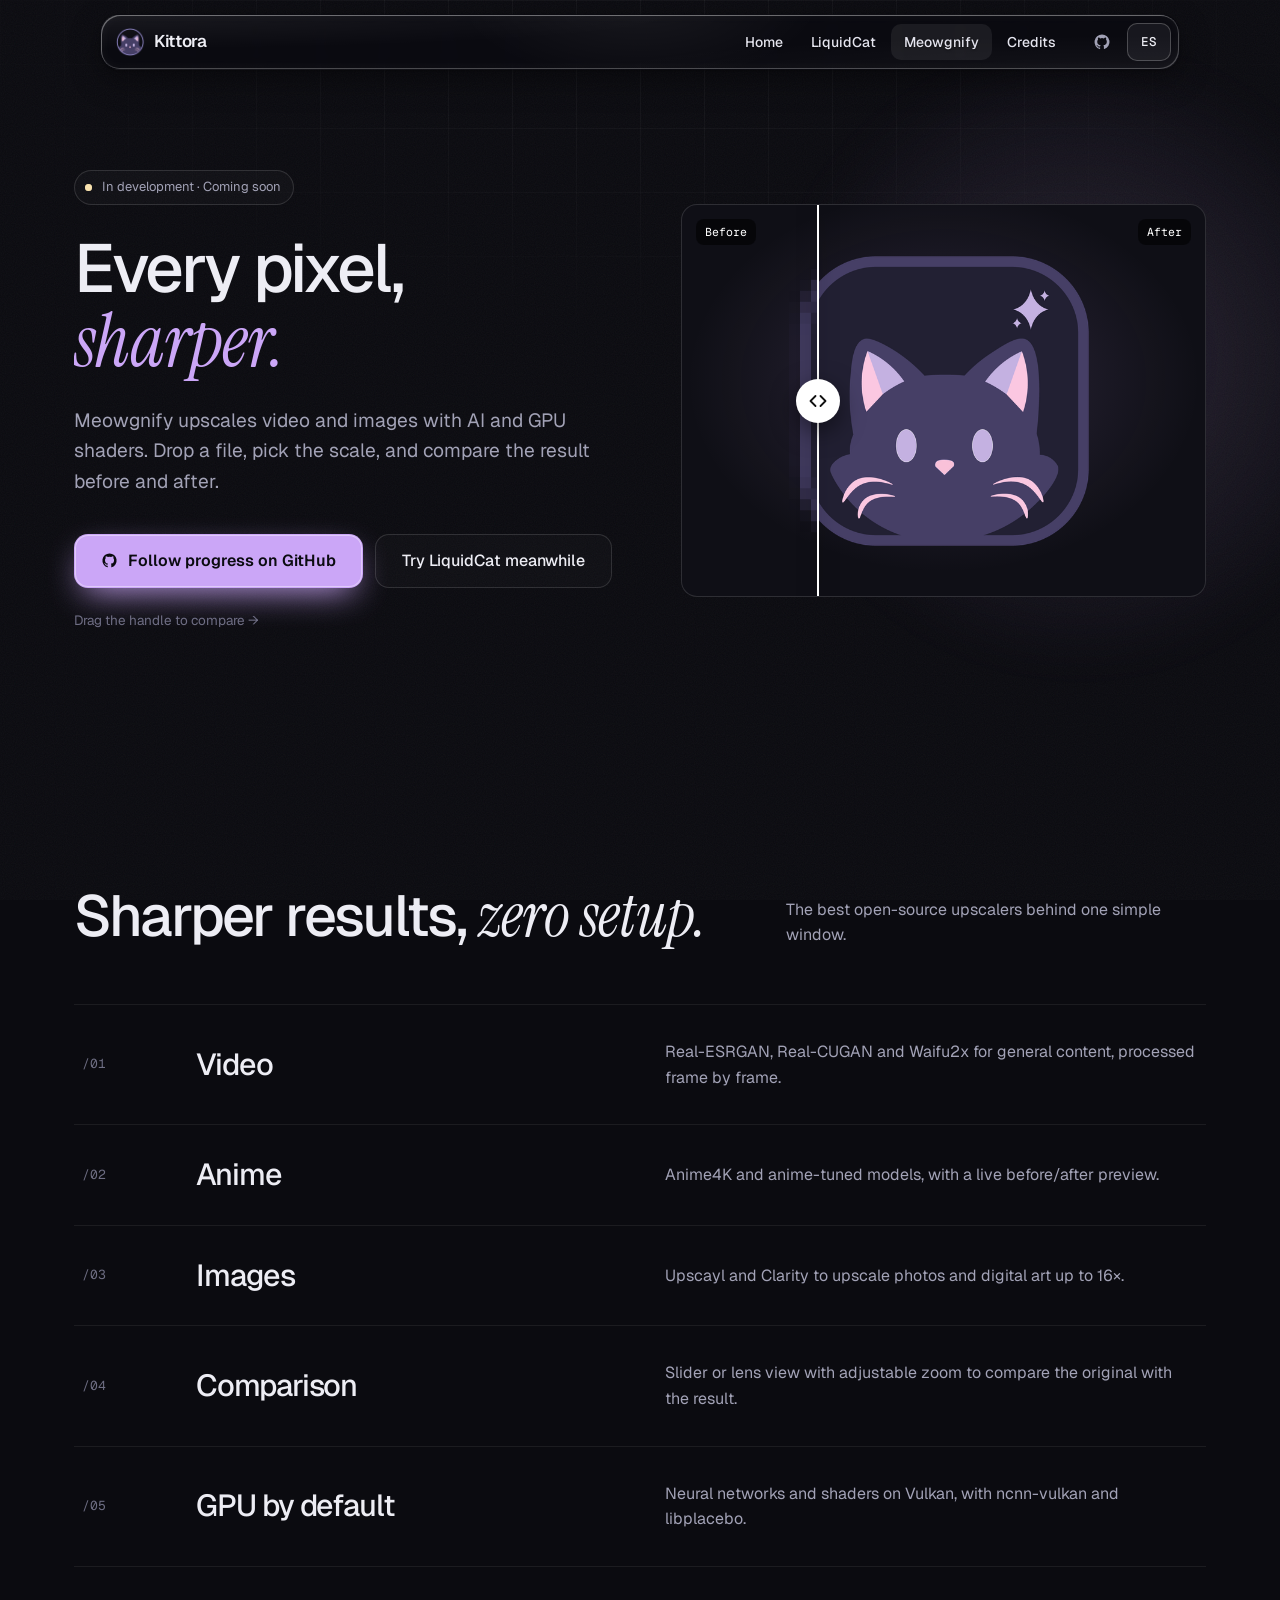
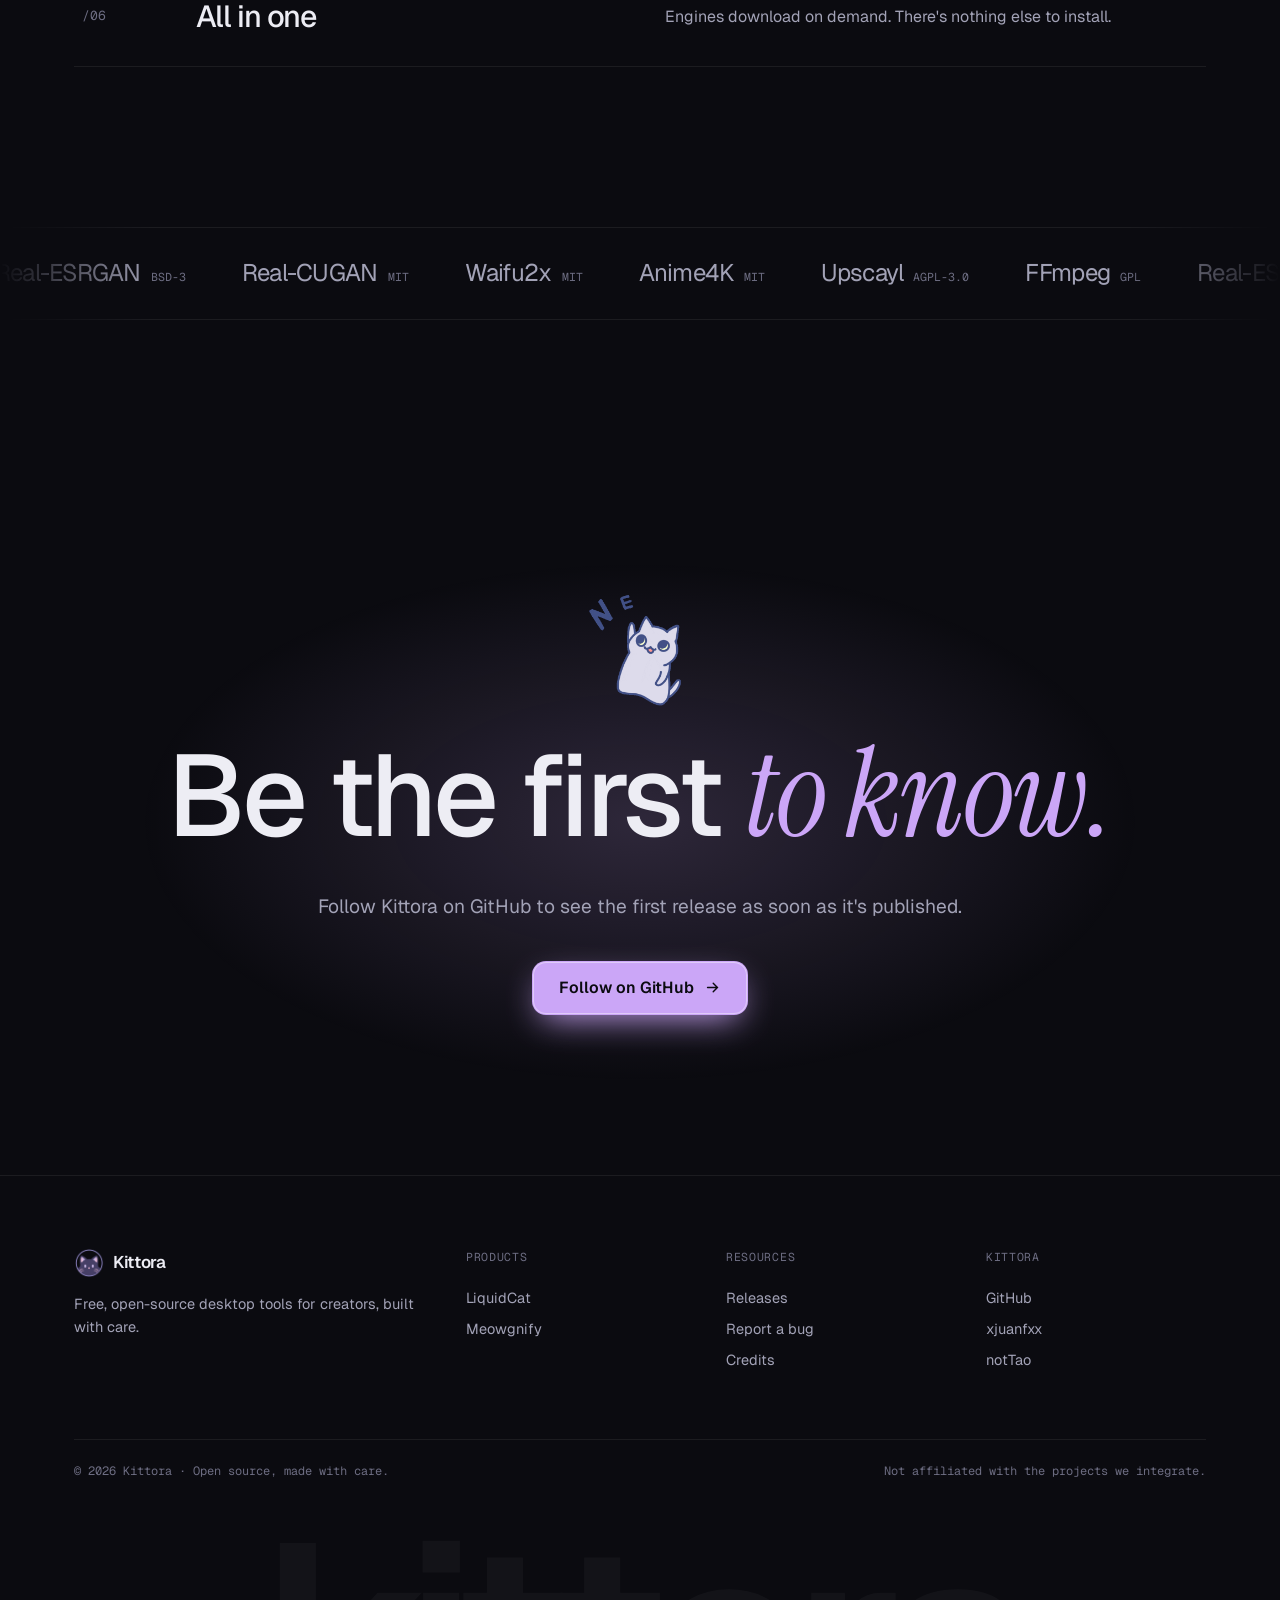
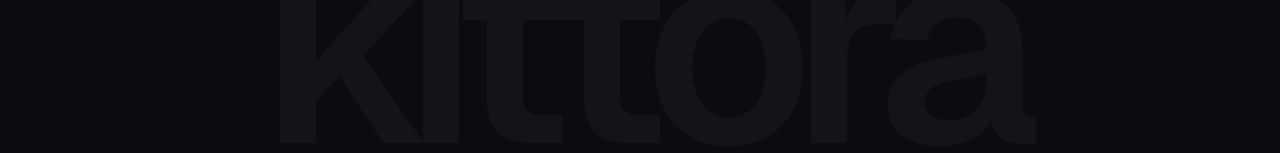
<file: meowgnify/index.html>
<!DOCTYPE html>
<html lang="en">
<head>
  <meta charset="UTF-8">
  <meta name="viewport" content="width=device-width, initial-scale=1.0">
  <title>Meowgnify — AI upscaler for video &amp; images · Kittora</title>
  <meta name="description" content="Meowgnify by Kittora (in development): upscale videos and images with AI and GPU shaders. Real-ESRGAN, Real-CUGAN, Waifu2x, Anime4K and Upscayl, with before/after comparison.">
  <link rel="canonical" href="https://www.kittora.dev/meowgnify/">
  <meta name="theme-color" content="#0b0b10">
  <meta property="og:type" content="website">
  <meta property="og:site_name" content="Kittora">
  <meta property="og:title" content="Meowgnify — AI upscaler for video &amp; images">
  <meta property="og:description" content="Upscale video and images with AI and GPU shaders. In development.">
  <meta property="og:url" content="https://www.kittora.dev/meowgnify/">
  <meta property="og:image" content="https://www.kittora.dev/images/Meowgnify-Logo.png">
  <meta name="twitter:card" content="summary">
  <link rel="icon" href="/images/Meowgnify-Logo.png">
  <link rel="stylesheet" href="/style.css">
  <script>document.documentElement.classList.add("js");try{var a=localStorage.getItem("kittora_accent");if(a)document.documentElement.style.setProperty("--accent",a)}catch(e){}</script>
</head>
<body data-title-es="Meowgnify — Reescalador con IA de video e imágenes · Kittora">
  <div class="progress" aria-hidden="true"></div>
  <nav class="nav"><div class="nav-inner">
    <a class="brand" href="/"><img src="/images/KittoraLogo2.png" alt="">Kittora</a>
    <div class="nav-links">
      <span class="nav-ind" aria-hidden="true"></span>
      <a href="/" data-i18n="nav.home">Home</a>
      <a href="/liquidcat/" data-i18n="nav.liquidcat">LiquidCat</a>
      <a href="/meowgnify/" class="active" data-i18n="nav.meowgnify">Meowgnify</a>
      <a href="/credits/" data-i18n="nav.credits">Credits</a>
    </div>
    <div class="nav-actions">
      <a class="icon-btn gh-link" href="https://github.com/Kittora" target="_blank" rel="noopener" aria-label="GitHub"><svg viewBox="0 0 24 24" fill="currentColor" aria-hidden="true"><path d="M12 2a10 10 0 0 0-3.16 19.49c.5.09.68-.22.68-.48v-1.7c-2.78.6-3.37-1.34-3.37-1.34-.45-1.16-1.11-1.47-1.11-1.47-.91-.62.07-.6.07-.6 1 .07 1.53 1.03 1.53 1.03.9 1.53 2.36 1.09 2.94.83.09-.65.35-1.09.63-1.34-2.22-.25-4.55-1.11-4.55-4.94 0-1.09.39-1.98 1.03-2.68-.1-.25-.45-1.27.1-2.65 0 0 .84-.27 2.75 1.02a9.6 9.6 0 0 1 5 0c1.91-1.29 2.75-1.02 2.75-1.02.55 1.38.2 2.4.1 2.65.64.7 1.03 1.59 1.03 2.68 0 3.84-2.34 4.68-4.57 4.93.36.31.68.92.68 1.85v2.74c0 .27.18.58.69.48A10 10 0 0 0 12 2Z"/></svg></a>
      <button class="lang-btn" id="langBtn" aria-label="Language / Idioma"><span>ES</span></button>
      <button class="burger" aria-label="Menu" aria-expanded="false"><span></span><span></span></button>
    </div>
  </div></nav>

  <main>
  <header class="hero">
    <div class="hero-glow" aria-hidden="true"></div>
    <div class="wrap hero-grid">
      <div>
        <span class="kicker fade-in" style="--d:.05s"><span class="dot" style="--ok:var(--warn);background:var(--warn)"></span><span data-i18n="mw.kicker">In development · Coming soon</span></span>
        <h1 class="display lines" data-i18n-html="mw.h1"><span class="line"><span>Every pixel,</span></span><span class="line"><span><span class="serif accent">sharper.</span></span></span></h1>
        <p class="lede fade-in" style="--d:.5s" data-i18n="mw.sub">Meowgnify upscales video and images with AI and GPU shaders. Drop a file, pick the scale, and compare the result before and after.</p>
        <div class="hero-cta fade-in" style="--d:.65s">
          <a class="btn btn-primary btn-lg" href="https://github.com/Kittora" target="_blank" rel="noopener" data-magnetic><svg viewBox="0 0 24 24" fill="currentColor" aria-hidden="true"><path d="M12 2a10 10 0 0 0-3.16 19.49c.5.09.68-.22.68-.48v-1.7c-2.78.6-3.37-1.34-3.37-1.34-.45-1.16-1.11-1.47-1.11-1.47-.91-.62.07-.6.07-.6 1 .07 1.53 1.03 1.53 1.03.9 1.53 2.36 1.09 2.94.83.09-.65.35-1.09.63-1.34-2.22-.25-4.55-1.11-4.55-4.94 0-1.09.39-1.98 1.03-2.68-.1-.25-.45-1.27.1-2.65 0 0 .84-.27 2.75 1.02a9.6 9.6 0 0 1 5 0c1.91-1.29 2.75-1.02 2.75-1.02.55 1.38.2 2.4.1 2.65.64.7 1.03 1.59 1.03 2.68 0 3.84-2.34 4.68-4.57 4.93.36.31.68.92.68 1.85v2.74c0 .27.18.58.69.48A10 10 0 0 0 12 2Z"/></svg><span data-i18n="mw.follow">Follow progress on GitHub</span></a>
          <a class="btn btn-ghost btn-lg" href="/liquidcat/" data-i18n="mw.try_lc">Try LiquidCat meanwhile</a>
        </div>
        <p class="hero-note fade-in" style="--d:.8s" data-i18n="mw.drag">Drag the handle to compare →</p>
      </div>
      <div class="fade-in" style="--d:.3s">
        <div class="ba" data-ba data-src="/images/Meowgnify-Logo.png">
          <canvas class="before" aria-hidden="true"></canvas>
          <img class="after" src="/images/Meowgnify-Logo.png" alt="Meowgnify before and after comparison">
          <span class="tag l" data-i18n="ba.before">Before</span><span class="tag r" data-i18n="ba.after">After</span>
          <div class="bar"></div>
          <div class="knob"><svg viewBox="0 0 24 24" fill="none" stroke="currentColor" stroke-width="2.2" stroke-linecap="round" stroke-linejoin="round" aria-hidden="true"><path d="m9 6-6 6 6 6M15 6l6 6-6 6"/></svg></div>
        </div>
      </div>
    </div>
  </header>

  <section class="section">
    <div class="wrap">
      <div class="label" data-reveal><b>01</b><span data-i18n="mw.feat_label">What it will do</span></div>
      <div class="sec-head">
        <h2 class="h2" data-reveal data-i18n-html="mw.feat_h">Sharper results, <span class="serif">zero setup.</span></h2>
        <p data-reveal data-i18n="mw.feat_sub">The best open-source upscalers behind one simple window.</p>
      </div>
      <div class="principles">
        <div class="principle" data-reveal><span class="n">/01</span><h3 data-i18n="mw.f1_h">Video</h3><p data-i18n="mw.f1_p">Real-ESRGAN, Real-CUGAN and Waifu2x for general content, processed frame by frame.</p></div>
        <div class="principle" data-reveal><span class="n">/02</span><h3 data-i18n="mw.f2_h">Anime</h3><p data-i18n="mw.f2_p">Anime4K and anime-tuned models, with a live before/after preview.</p></div>
        <div class="principle" data-reveal><span class="n">/03</span><h3 data-i18n="mw.f3_h">Images</h3><p data-i18n="mw.f3_p">Upscayl and Clarity to upscale photos and digital art up to 16×.</p></div>
        <div class="principle" data-reveal><span class="n">/04</span><h3 data-i18n="mw.f4_h">Comparison</h3><p data-i18n="mw.f4_p">Slider or lens view with adjustable zoom to compare the original with the result.</p></div>
        <div class="principle" data-reveal><span class="n">/05</span><h3 data-i18n="mw.f5_h">GPU by default</h3><p data-i18n="mw.f5_p">Neural networks and shaders on Vulkan, with ncnn-vulkan and libplacebo.</p></div>
        <div class="principle" data-reveal><span class="n">/06</span><h3 data-i18n="mw.f6_h">All in one</h3><p data-i18n="mw.f6_p">Engines download on demand. There's nothing else to install.</p></div>
      </div>
    </div>
  </section>

  <section class="section tight">
    <div class="marquee" aria-label="Powered by">
      <div class="marquee-track">
        <a href="https://github.com/xinntao/Real-ESRGAN" target="_blank" rel="noopener">Real-ESRGAN <small>BSD-3</small></a>
        <a href="https://github.com/nihui/realcugan-ncnn-vulkan" target="_blank" rel="noopener">Real-CUGAN <small>MIT</small></a>
        <a href="https://github.com/nihui/waifu2x-ncnn-vulkan" target="_blank" rel="noopener">Waifu2x <small>MIT</small></a>
        <a href="https://github.com/bloc97/Anime4K" target="_blank" rel="noopener">Anime4K <small>MIT</small></a>
        <a href="https://github.com/upscayl/upscayl" target="_blank" rel="noopener">Upscayl <small>AGPL-3.0</small></a>
        <a href="https://ffmpeg.org" target="_blank" rel="noopener">FFmpeg <small>GPL</small></a>
      </div>
    </div>
  </section>

  <section class="final">
    <div class="wrap">
      <img class="cat" src="/images/new-announce-cat.gif" alt="" aria-hidden="true" data-reveal="pop">
      <h2 class="display" data-reveal data-i18n-html="mw.cta_h">Be the first <span class="serif accent">to know.</span></h2>
      <p class="lede" data-reveal data-i18n="mw.cta_p">Follow Kittora on GitHub to see the first release as soon as it's published.</p>
      <div class="actions" data-reveal>
        <a class="btn btn-primary btn-lg" href="https://github.com/Kittora" target="_blank" rel="noopener" data-magnetic><span data-i18n="btn.github_follow">Follow on GitHub</span><svg class="arrow" viewBox="0 0 24 24" fill="none" stroke="currentColor" stroke-width="2" stroke-linecap="round" aria-hidden="true"><path d="M5 12h14M13 6l6 6-6 6"/></svg></a>
      </div>
    </div>
  </section>
  </main>

  <footer><div class="wrap">
    <div class="foot">
      <div class="foot-about"><a class="brand" href="/"><img src="/images/KittoraLogo2.png" alt="">Kittora</a><p data-i18n="foot.tagline">Free, open-source desktop tools for creators, built with care.</p></div>
      <div class="foot-col"><h4 data-i18n="foot.products">Products</h4><a href="/liquidcat/">LiquidCat</a><a href="/meowgnify/">Meowgnify</a></div>
      <div class="foot-col"><h4 data-i18n="foot.resources">Resources</h4><a href="https://github.com/Kittora/LiquidCat/releases" target="_blank" rel="noopener" data-i18n="foot.releases">Releases</a><a href="https://github.com/Kittora/LiquidCat/issues" target="_blank" rel="noopener" data-i18n="foot.bug">Report a bug</a><a href="/credits/" data-i18n="nav.credits">Credits</a></div>
      <div class="foot-col"><h4>Kittora</h4><a href="https://github.com/Kittora" target="_blank" rel="noopener">GitHub</a><a href="https://github.com/xjuanfxx" target="_blank" rel="noopener">xjuanfxx</a><a href="https://github.com/notTao" target="_blank" rel="noopener">notTao</a></div>
    </div>
    <div class="foot-bottom"><span data-i18n="foot.note">© 2026 Kittora · Open source, made with care.</span><span data-i18n="foot.legal">Not affiliated with the projects we integrate.</span></div>
    <div class="wordmark" aria-hidden="true">kittora</div>
  </div></footer>

  <script src="/script.js"></script>
</body>
</html>
</file>
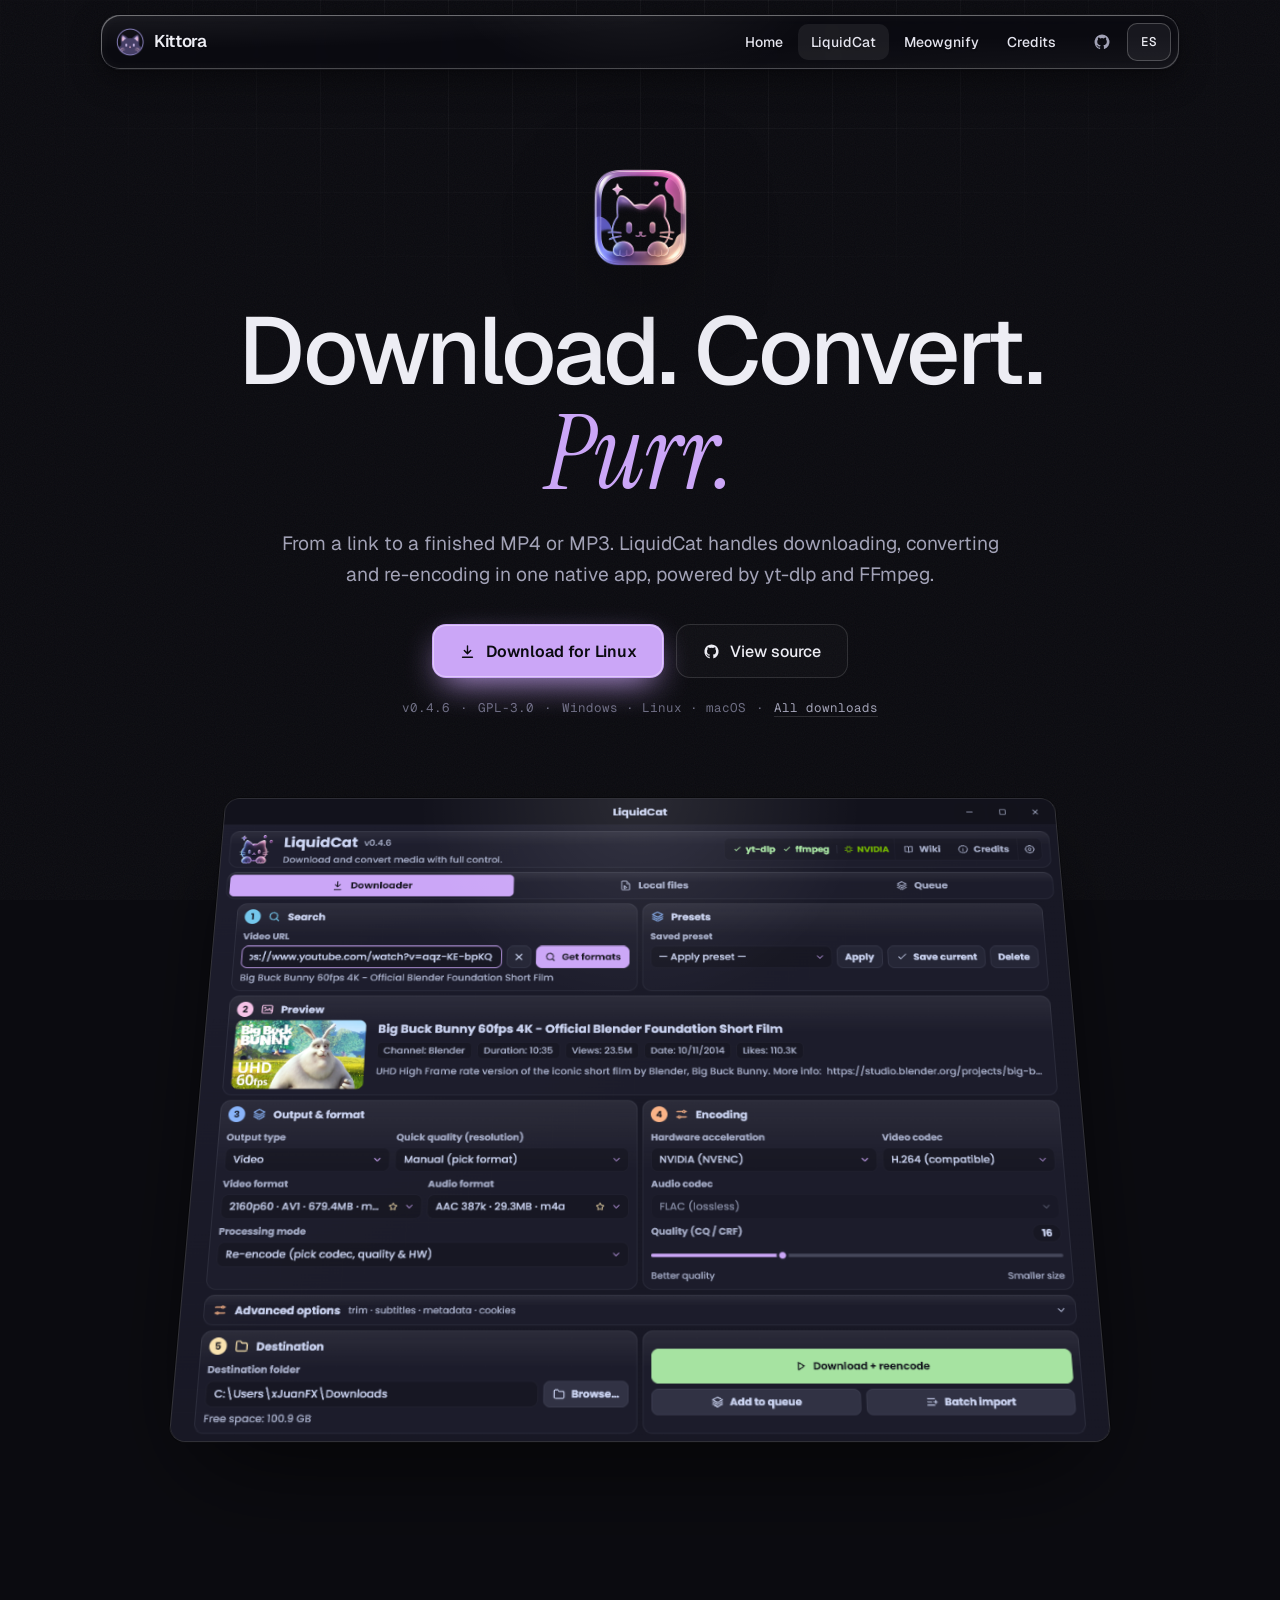
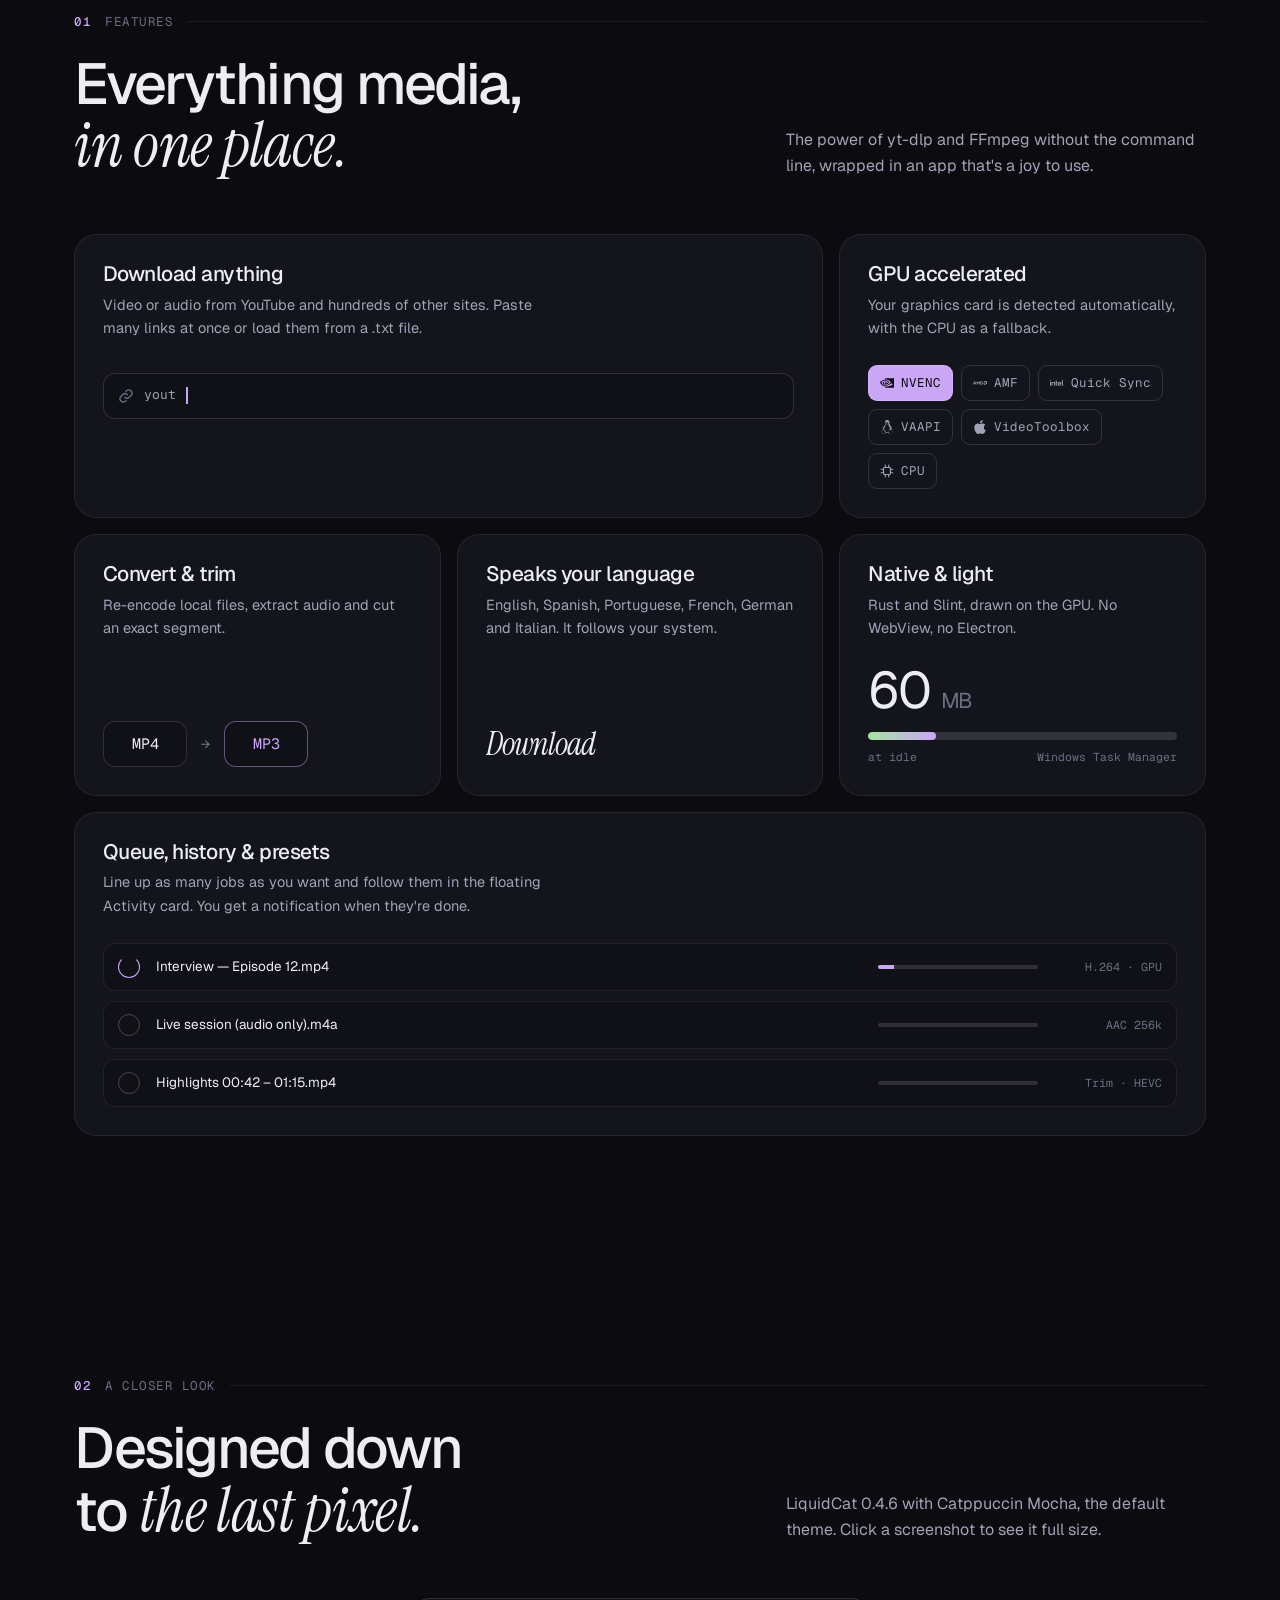
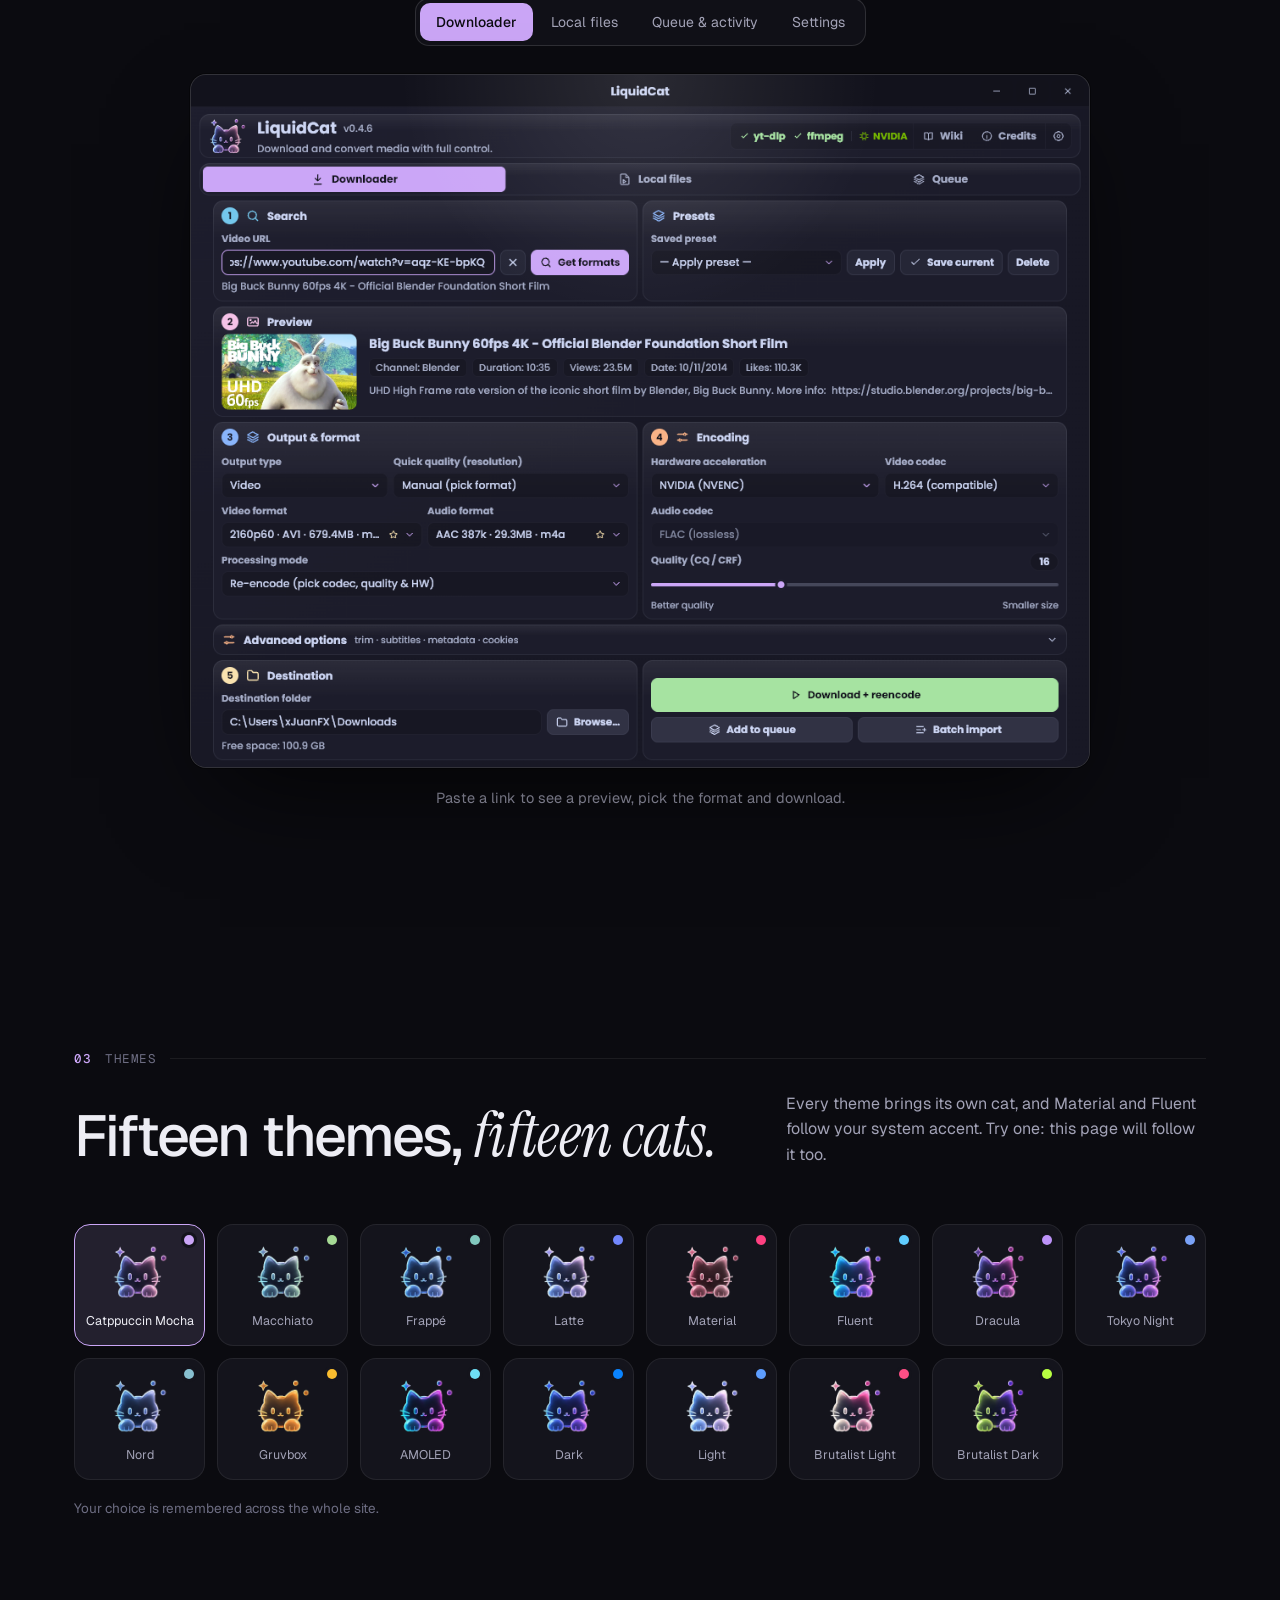
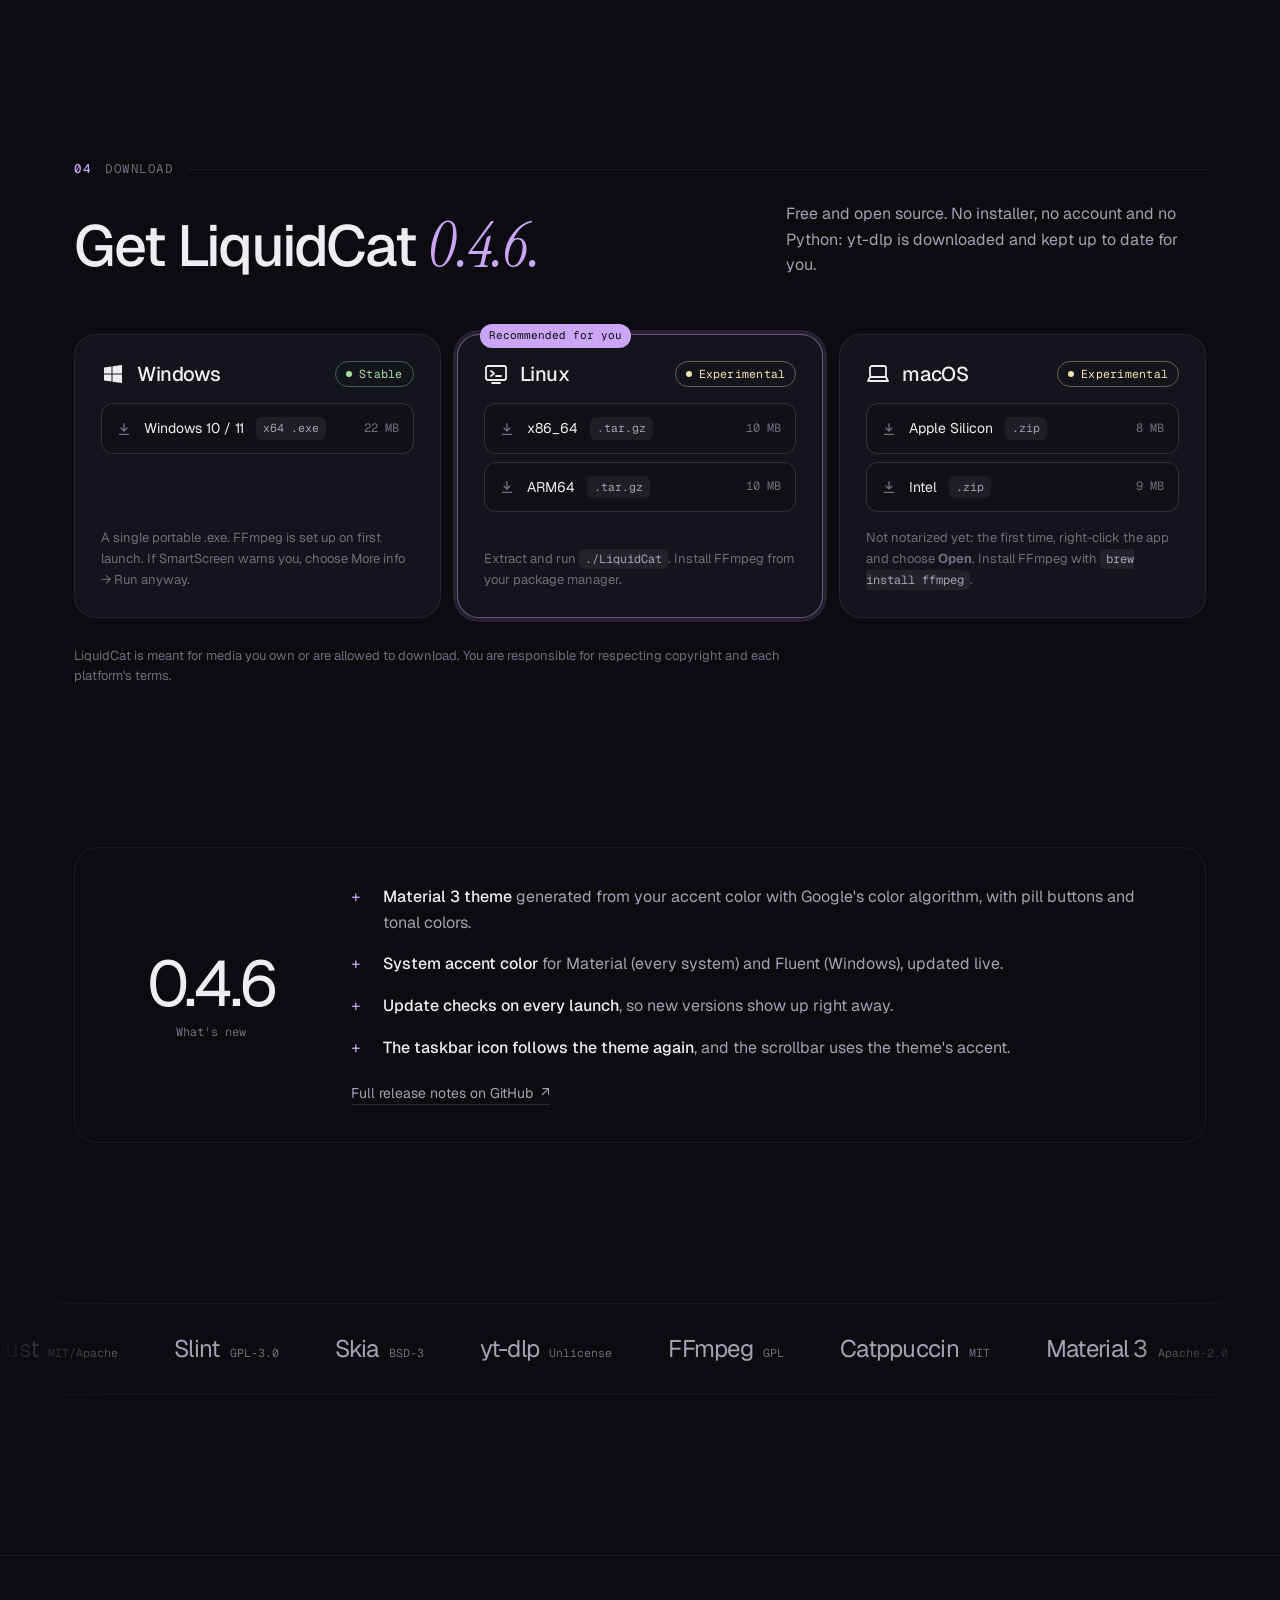
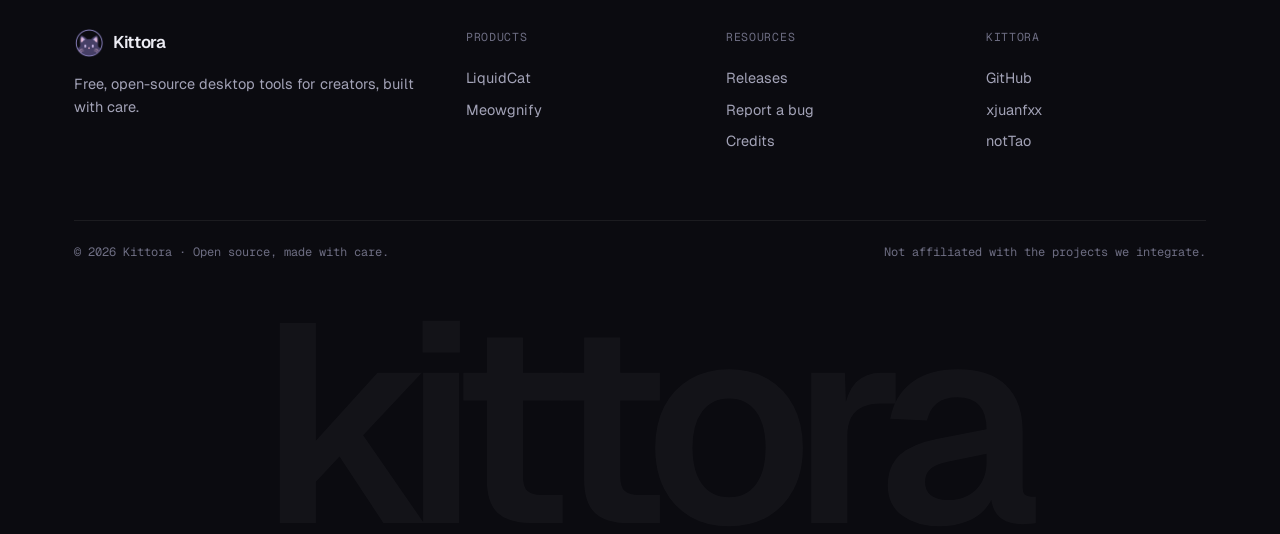
<file: liquidcat.html>
<!DOCTYPE html>
<html lang="en">
<head>
  <meta charset="UTF-8">
  <title>Kittora</title>
  <link rel="canonical" href="/liquidcat/">
  <meta http-equiv="refresh" content="0; url=/liquidcat/">
  <script>location.replace("/liquidcat/" + location.hash);</script>
</head>
<body><a href="/liquidcat/">Kittora</a></body>
</html>
</file>
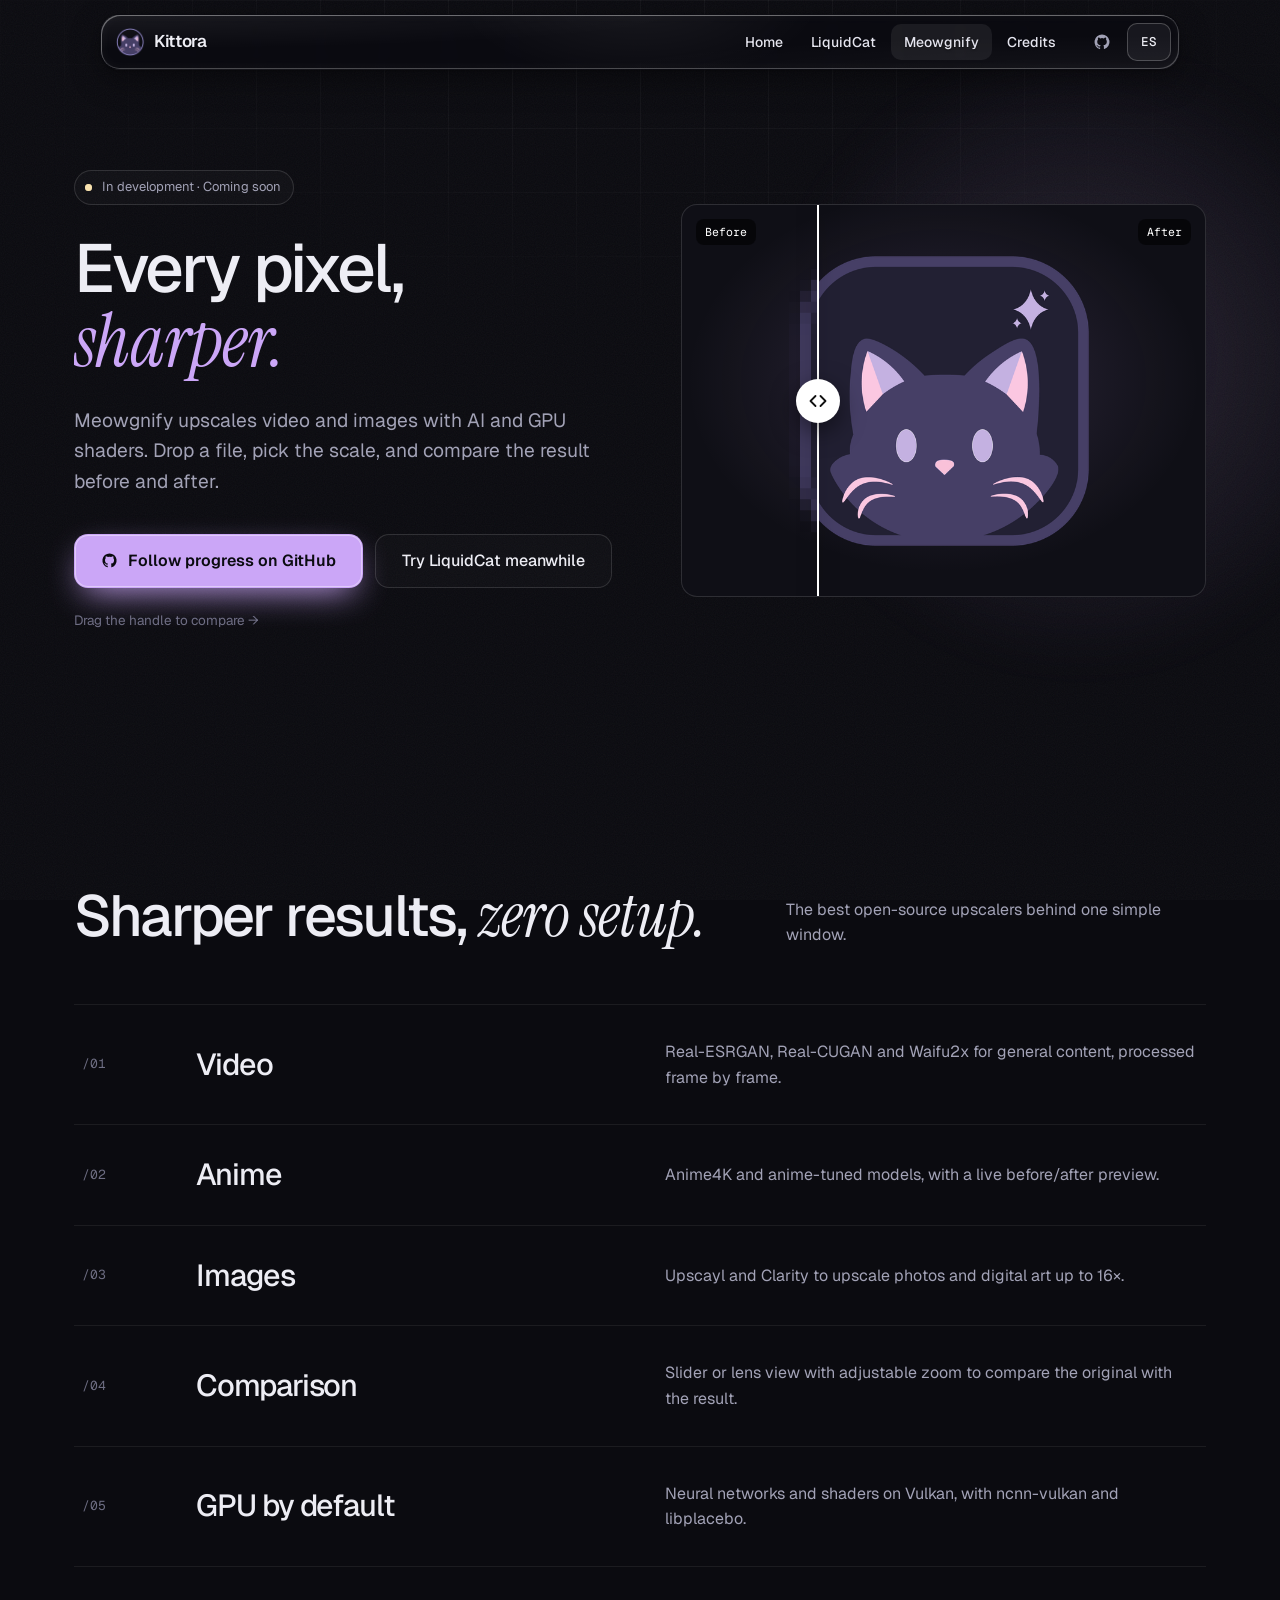
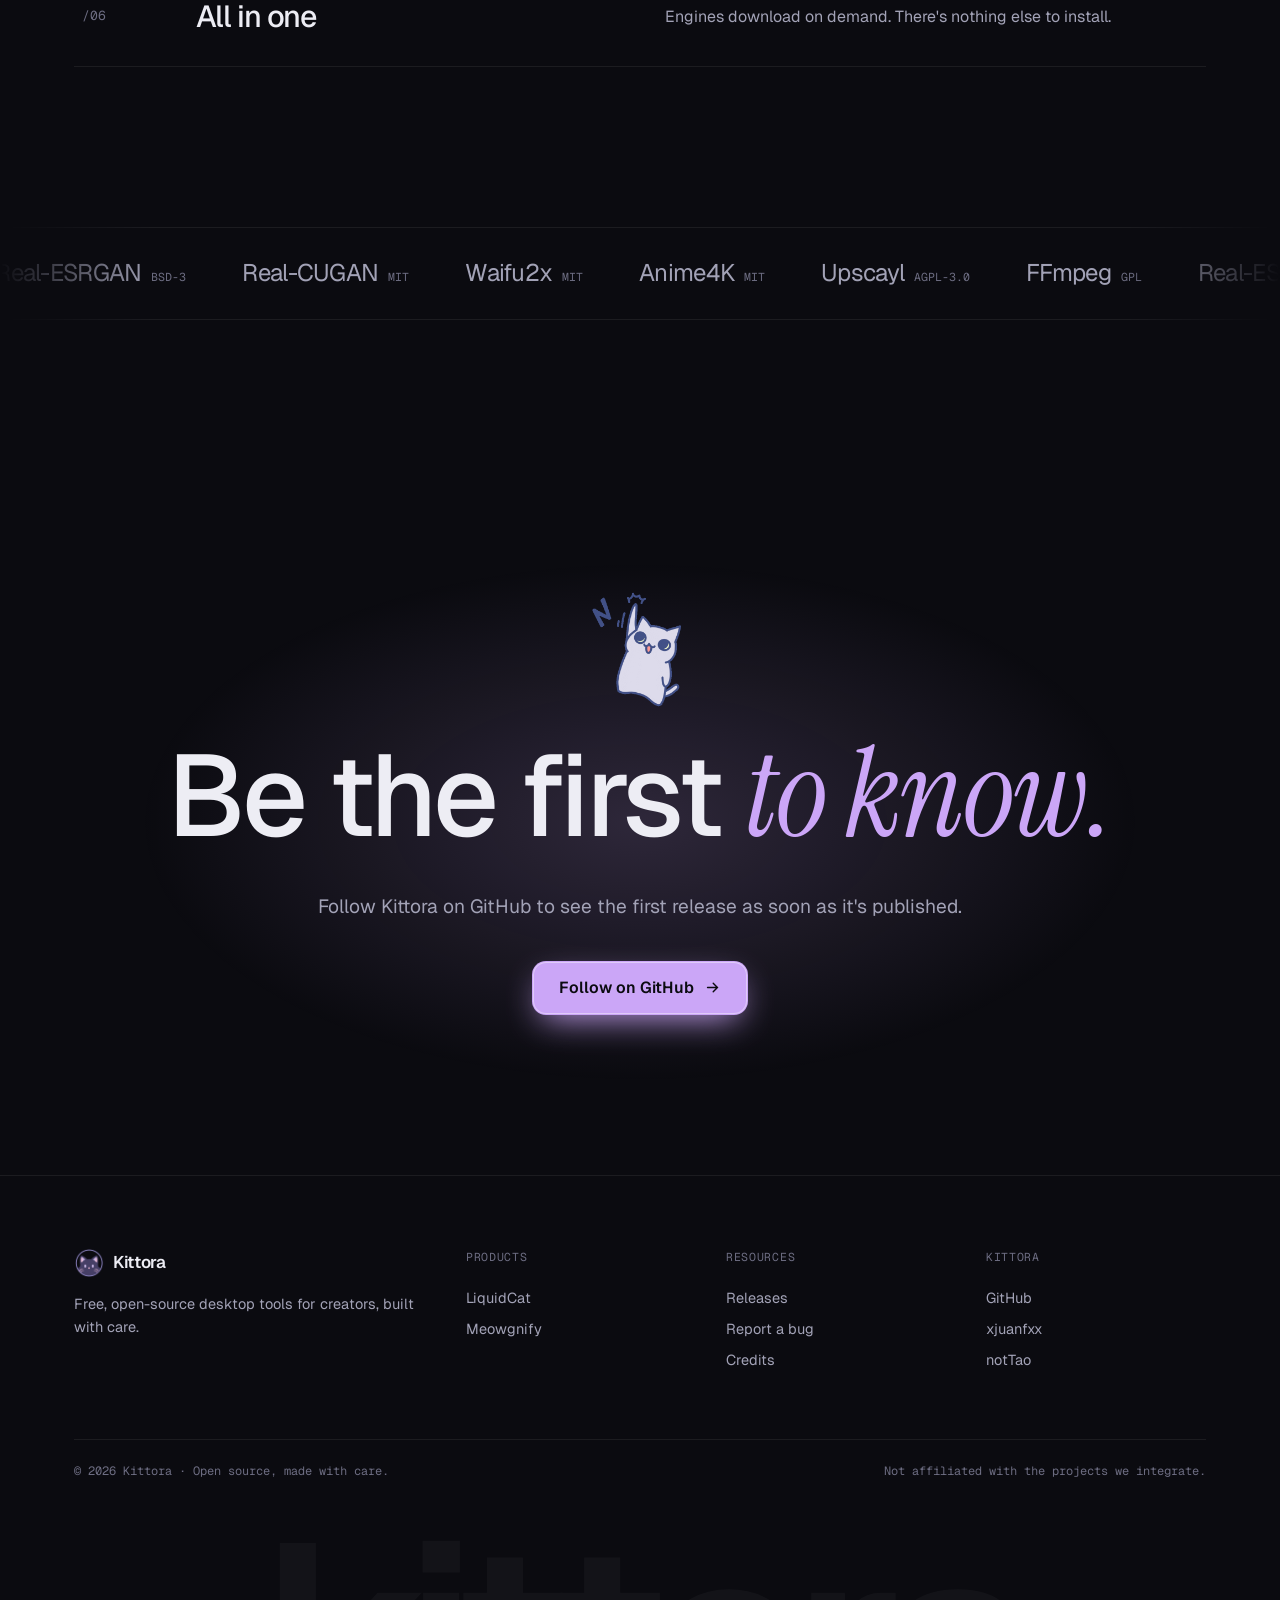
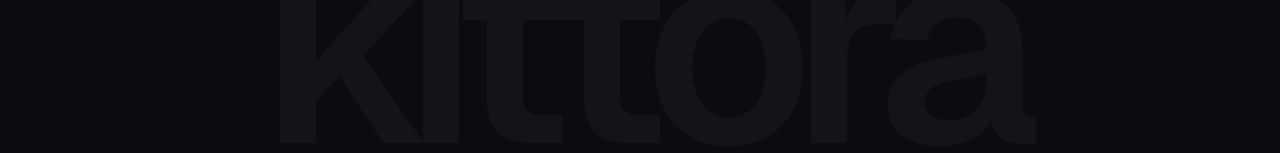
<file: meowgnify.html>
<!DOCTYPE html>
<html lang="en">
<head>
  <meta charset="UTF-8">
  <title>Kittora</title>
  <link rel="canonical" href="/meowgnify/">
  <meta http-equiv="refresh" content="0; url=/meowgnify/">
  <script>location.replace("/meowgnify/" + location.hash);</script>
</head>
<body><a href="/meowgnify/">Kittora</a></body>
</html>
</file>
<file: style.css>
/* ============================================================
   Kittora — sitio web
   Diseño editorial oscuro: tipografía Geist + Instrument Serif,
   líneas finas, un único acento (cambia con el gato elegido) y
   animaciones con física de muelle.
   ============================================================ */
@import url('https://fonts.googleapis.com/css2?family=Geist:wght@400;500;600;700&family=Geist+Mono:wght@400;500&family=Instrument+Serif:ital@0;1&display=swap');

/* El acento es una propiedad registrada para que cambie con transición
   al elegir otro gato (ver el selector de temas). */
@property --accent { syntax:'<color>'; inherits:true; initial-value:#cba6f7; }

:root {
  --bg:#0b0b10; --bg-2:#101017; --panel:#14141c; --panel-2:#1a1a24;
  --line:rgba(255,255,255,.07); --line-2:rgba(255,255,255,.13); --line-3:rgba(255,255,255,.22);
  --text:#ededf4; --muted:#a2a2b6; --dim:#6d6d82;
  --accent:#cba6f7;
  --accent-soft:color-mix(in srgb, var(--accent) 14%, transparent);
  --accent-line:color-mix(in srgb, var(--accent) 45%, transparent);
  --ink:#0b0b10;
  --ok:#a6e3a1; --warn:#f9e2af;

  --sans:"Geist", "Segoe UI Variable", system-ui, -apple-system, sans-serif;
  --serif:"Instrument Serif", Georgia, serif;
  --mono:"Geist Mono", "Cascadia Mono", Consolas, monospace;

  --maxw:1180px;
  --r:18px; --r-sm:12px;

  /* Curvas: --spring rebota (~20 %), --soft apenas se pasa. Respaldo con
     cubic-bezier para navegadores sin linear(). */
  --spring:cubic-bezier(.34,1.56,.64,1);
  --soft:cubic-bezier(.22,1.2,.36,1);
  --out:cubic-bezier(.16,1,.3,1);
  --t-spring:.9s; --t-soft:.6s;
}
@supports (transition-timing-function: linear(0, 1)) {
  :root {
    --spring:linear(0, .051, .179, .354, .545, .731, .894, 1.026, 1.12, 1.179, 1.205, 1.205, 1.185, 1.152, 1.113, 1.074, 1.037, 1.007, .983, .968, .959, .957, .959, .965, .973, .981, .989, .996, 1.001, 1.005, 1.008, 1.009, 1.009, 1.008, 1.006, 1.005, 1.003, 1.002, 1, .999, 1);
    --soft:linear(0, .017, .062, .127, .203, .286, .371, .455, .535, .609, .677, .738, .792, .839, .879, .912, .94, .963, .981, .995, 1.005, 1.013, 1.018, 1.021, 1.023, 1.023, 1.023, 1.022, 1.02, 1.019, 1.017, 1.015, 1.013, 1.011, 1.009, 1.008, 1.006, 1.005, 1.004, 1.003, 1);
  }
}

html { transition:--accent .8s var(--out); }
* { box-sizing:border-box; margin:0; padding:0; }
html { scroll-behavior:smooth; scroll-padding-top:96px; }
body {
  font-family:var(--sans); color:var(--text); background:var(--bg);
  line-height:1.6; font-size:16px; min-height:100vh; overflow-x:clip;
  -webkit-font-smoothing:antialiased; text-rendering:optimizeLegibility;
}
/* Rejilla fina que se desvanece y grano muy suave encima de todo. */
body::before {
  content:""; position:fixed; inset:0; z-index:-2; pointer-events:none;
  background-image:
    linear-gradient(var(--line) 1px, transparent 1px),
    linear-gradient(90deg, var(--line) 1px, transparent 1px);
  background-size:64px 64px;
  mask-image:radial-gradient(ellipse 80% 55% at 50% 0%, #000 20%, transparent 75%);
  opacity:.55;
}
body::after {
  content:""; position:fixed; inset:0; z-index:-1; pointer-events:none; opacity:.045;
  background-image:url("data:image/svg+xml,%3Csvg xmlns='http://www.w3.org/2000/svg' width='160' height='160'%3E%3Cfilter id='n'%3E%3CfeTurbulence type='fractalNoise' baseFrequency='.9' numOctaves='2' stitchTiles='stitch'/%3E%3C/filter%3E%3Crect width='100%25' height='100%25' filter='url(%23n)'/%3E%3C/svg%3E");
}
::selection { background:var(--accent); color:var(--ink); }
a { color:inherit; text-decoration:none; }
img { max-width:100%; display:block; }
button { font:inherit; color:inherit; background:none; border:0; cursor:pointer; }
:focus-visible { outline:2px solid var(--accent); outline-offset:3px; border-radius:8px; }
.sr-only { position:absolute; width:1px; height:1px; overflow:hidden; clip:rect(0 0 0 0); white-space:nowrap; }
.serif { font-family:var(--serif); font-style:italic; font-weight:400; letter-spacing:-.01em; }
.mono { font-family:var(--mono); }
.accent { color:var(--accent); }

.wrap { width:100%; max-width:var(--maxw); margin:0 auto; padding:0 24px; }

/* Barra de progreso de scroll */
.progress { position:fixed; top:0; left:0; right:0; height:2px; z-index:150; pointer-events:none;
  background:var(--accent); transform-origin:0 50%; transform:scaleX(var(--scroll,0)); }

/* ---------------- Navegación flotante ---------------- */
/* Centrada con márgenes y no con translateX(-50%): con un ancho impar eso
   dejaba el texto de la barra a medio píxel y se veía borroso. */
.nav { position:fixed; top:14px; left:0; right:0; margin:0 auto; z-index:120; width:min(calc(100% - 28px), 1080px);
  transition:top .6s var(--soft), width .6s var(--soft); }
/* Liquid glass: desenfoque fuerte con saturación, tinte oscuro denso para que
   el contenido de detrás no compita con el texto, borde especular arriba y un
   reflejo que sigue al ratón (--lx, lo pone script.js). */
.nav-inner { position:relative; display:flex; align-items:center; gap:8px; height:56px; padding:0 8px 0 14px;
  border-radius:20px; border:1px solid rgba(255,255,255,.10); isolation:isolate;
  background:
    linear-gradient(180deg, rgba(255,255,255,.09), rgba(255,255,255,.02) 55%, rgba(255,255,255,.04)),
    color-mix(in srgb, var(--bg-2) 88%, transparent);
  backdrop-filter:blur(32px) saturate(200%) brightness(1.05); -webkit-backdrop-filter:blur(32px) saturate(200%) brightness(1.05);
  box-shadow:
    inset 0 1px 0 rgba(255,255,255,.22),
    inset 0 -1px 0 rgba(255,255,255,.04),
    inset 0 0 0 1px rgba(255,255,255,.03),
    0 12px 40px rgba(0,0,0,.45), 0 2px 6px rgba(0,0,0,.25);
  transition:height .5s var(--soft), box-shadow .3s, border-radius .5s var(--soft); }
/* Borde de luz: un anillo con degradado que brilla más arriba y donde está el cursor */
.nav-inner::before { content:""; position:absolute; inset:0; z-index:-1; border-radius:inherit; padding:1px; pointer-events:none;
  background:
    radial-gradient(160px 60px at var(--lx, 50%) 0%, rgba(255,255,255,.55), transparent 70%),
    linear-gradient(180deg, rgba(255,255,255,.35), rgba(255,255,255,.05) 40%, rgba(255,255,255,.12));
  -webkit-mask:linear-gradient(#000 0 0) content-box, linear-gradient(#000 0 0); -webkit-mask-composite:xor;
  mask:linear-gradient(#000 0 0) content-box exclude, linear-gradient(#000 0 0); }
/* Reflejo suave dentro del cristal */
.nav-inner::after { content:""; position:absolute; inset:0; z-index:-1; border-radius:inherit; pointer-events:none;
  background:radial-gradient(260px 120px at var(--lx, 50%) -30%, color-mix(in srgb, var(--accent) 14%, rgba(255,255,255,.10)), transparent 70%); }
.nav.scrolled { top:8px; width:min(calc(100% - 28px), 980px); }
.nav.scrolled .nav-inner { height:50px; border-radius:18px;
  box-shadow:inset 0 1px 0 rgba(255,255,255,.22), inset 0 -1px 0 rgba(255,255,255,.04), 0 16px 50px rgba(0,0,0,.55), 0 2px 6px rgba(0,0,0,.3); }
.brand { display:flex; align-items:center; gap:9px; font-weight:600; font-size:17px; letter-spacing:-.02em; margin-right:auto; }
.brand img { width:30px; height:30px; border-radius:50%; transition:transform .9s var(--spring); }
.brand:hover img { transform:rotate(-14deg) scale(1.12); }
.nav-links { position:relative; display:flex; align-items:center; gap:2px; }
.nav-links a { position:relative; z-index:1; font-size:14px; font-weight:500; color:var(--muted);
  padding:7px 13px; border-radius:10px; transition:color .2s; }
.nav-links a:hover, .nav-links a.active { color:var(--text); }
/* Indicador que se desliza bajo el enlace con el ratón (lo mueve script.js) */
/* Las tres píldoras (navegación, chips de GPU y pestañas) se mueven con
   left/top y no con transform: así no suben el texto que tienen encima a una
   capa de GPU y se pinta nítido. */
.nav-ind { position:absolute; z-index:0; top:0; left:0; height:100%; width:0; border-radius:10px;
  background:rgba(255,255,255,0);
  transition:left .55s var(--soft), width .55s var(--soft), background-color .25s; }
.nav-ind.show { background:rgba(255,255,255,.07); }
.nav-actions { display:flex; align-items:center; gap:6px; margin-left:6px; }
.icon-btn { display:inline-grid; place-items:center; width:38px; height:38px; border-radius:10px; color:var(--muted);
  transition:background .2s, color .2s, transform .5s var(--spring); }
.icon-btn:hover { background:rgba(255,255,255,.07); color:var(--text); }
.icon-btn:active { transform:scale(.88); }
.icon-btn svg { width:18px; height:18px; }
.lang-btn { height:38px; min-width:44px; padding:0 10px; border-radius:10px; border:1px solid var(--line-2);
  font-family:var(--mono); font-size:12.5px; font-weight:500; color:var(--text); perspective:200px;
  transition:border-color .2s, transform .5s var(--spring); }
.lang-btn:hover { border-color:var(--accent-line); }
.lang-btn:active { transform:scale(.9); }
.lang-btn span { display:inline-block; }
.lang-btn.flip span { animation:flip .6s var(--soft); }
@keyframes flip { 0% { transform:rotateX(0); } 50% { transform:rotateX(90deg); } 100% { transform:rotateX(0); } }
.burger { display:none; width:40px; height:40px; border-radius:10px; position:relative; }
.burger span { position:absolute; left:11px; right:11px; height:1.6px; border-radius:2px; background:var(--text);
  transition:transform .6s var(--spring), top .3s var(--out); }
.burger span:nth-child(1) { top:15px; } .burger span:nth-child(2) { top:23px; }
.nav.open .burger span:nth-child(1) { top:19px; transform:rotate(45deg); }
.nav.open .burger span:nth-child(2) { top:19px; transform:rotate(-45deg); }

/* ---------------- Botones ---------------- */
.btn { position:relative; display:inline-flex; align-items:center; justify-content:center; gap:10px;
  height:48px; padding:0 22px; border-radius:14px; font-size:15px; font-weight:500; white-space:nowrap;
  border:1px solid transparent; isolation:isolate; overflow:hidden;
  transition:transform .6s var(--spring), background .25s, border-color .25s, box-shadow .3s, color .25s; }
.btn svg { width:17px; height:17px; flex:0 0 auto; }
.btn .arrow { transition:transform .6s var(--spring); }
.btn:hover .arrow { transform:translateX(4px); }
.btn:active { transform:scale(.95); transition-duration:.15s; }
.btn-primary { background:var(--accent); color:var(--ink); font-weight:600;
  box-shadow:0 0 0 1px color-mix(in srgb, var(--accent) 60%, #fff) inset, 0 12px 34px -10px var(--accent); }
.btn-primary:hover { box-shadow:0 0 0 1px color-mix(in srgb, var(--accent) 60%, #fff) inset, 0 18px 44px -10px var(--accent); }
/* Brillo que cruza el botón principal al pasar el ratón */
.btn-primary::after { content:""; position:absolute; inset:0; z-index:-1;
  background:linear-gradient(110deg, transparent 40%, rgba(255,255,255,.45) 50%, transparent 60%) no-repeat;
  background-size:250% 100%; background-position:130% 0; transition:background-position .8s var(--out); }
.btn-primary:hover::after { background-position:-30% 0; }
.btn-ghost { border-color:var(--line-2); color:var(--text); background:rgba(255,255,255,.02); }
.btn-ghost:hover { border-color:var(--line-3); background:rgba(255,255,255,.05); }
.btn-sm { height:40px; padding:0 16px; font-size:14px; border-radius:12px; }
.btn-lg { height:54px; padding:0 26px; font-size:16px; }

/* ---------------- Tipografía de secciones ---------------- */
.kicker { display:inline-flex; align-items:center; gap:10px; padding:6px 12px 6px 10px; border-radius:999px;
  border:1px solid var(--line-2); background:rgba(255,255,255,.025); font-size:13px; color:var(--muted); }
/* El halo del punto es un círculo que crece y se desvanece (escala y
   opacidad, que mueve la GPU); antes animaba una sombra y obligaba a
   repintar en cada fotograma, lo que provocaba tirones al hacer scroll. */
.kicker .dot { position:relative; width:7px; height:7px; border-radius:50%; background:var(--ok); }
.kicker .dot::after { content:""; position:absolute; inset:0; border-radius:50%;
  background:inherit; opacity:.6; animation:ping 2.2s var(--out) infinite; }
@keyframes ping { 0% { transform:scale(1); opacity:.6; } 80%, 100% { transform:scale(3.4); opacity:0; } }
.label { display:flex; align-items:center; gap:14px; font-family:var(--mono); font-size:12.5px; color:var(--dim);
  letter-spacing:.04em; text-transform:uppercase; margin-bottom:22px; }
.label b { color:var(--accent); font-weight:500; }
.label::after { content:""; flex:1; height:1px; background:var(--line); transform-origin:0 50%;
  transform:scaleX(0); transition:transform 1.4s var(--out) .2s; }
.label.in::after { transform:scaleX(1); }
h1, h2, h3 { font-weight:500; letter-spacing:-.035em; line-height:1.04; }
.display { font-size:clamp(2.9rem, 7.4vw, 6rem); }
.display .serif { font-size:1.08em; }
.h2 { font-size:clamp(2.1rem, 4.6vw, 3.6rem); max-width:20ch; text-wrap:balance; }
.h2 .serif { font-size:1.08em; }
.lede { font-size:clamp(1.05rem, 1.6vw, 1.2rem); color:var(--muted); max-width:56ch; }
.sec-head { display:grid; grid-template-columns:1fr minmax(0, 420px); gap:24px 60px; align-items:end; margin-bottom:56px; }
.sec-head p { color:var(--muted); }
.section { padding:120px 0; position:relative; }
.section.tight { padding-top:40px; }

/* Títulos que entran por líneas (cada .line recorta a su hijo) */
.lines .line { display:block; overflow:hidden; padding-bottom:.08em; margin-bottom:-.08em; }
.lines .line > span { display:inline-block; transform-origin:0 100%;
  animation:rise 1.1s var(--soft) backwards; animation-delay:calc(.12s + var(--l, 0) * .11s); }
.lines .line:nth-child(2) > span { --l:1; } .lines .line:nth-child(3) > span { --l:2; }
@keyframes rise { from { transform:translateY(105%); } to { transform:none; } }
.fade-in { animation:fadeup 1s var(--out) backwards; animation-delay:var(--d, .4s); }
@keyframes fadeup { from { opacity:0; transform:translateY(16px); } to { opacity:1; transform:none; } }

/* ---------------- Aparición al hacer scroll ----------------
   [data-reveal] = sube; "pop" = escala con rebote; "left"/"right" = lateral.
   --i escalona elementos hermanos (lo pone script.js). */
.js [data-reveal] { opacity:0; transform:translateY(34px);
  transition:opacity .9s var(--out), transform 1.1s var(--soft);
  transition-delay:calc(var(--i, 0) * 70ms); }
.js [data-reveal="pop"] { transform:translateY(26px) scale(.96); transition:opacity .6s var(--out), transform var(--t-spring) var(--spring);
  transition-delay:calc(var(--i, 0) * 70ms); }
.js [data-reveal="left"] { transform:translateX(-40px); }
.js [data-reveal="right"] { transform:translateX(40px); }
.js [data-reveal].in { opacity:1; transform:none; }

/* ---------------- Hero (home) ---------------- */
.hero { position:relative; padding:170px 0 90px; overflow-x:clip; }
.hero-grid { display:grid; grid-template-columns:minmax(0, 1.05fr) minmax(0, 1fr); gap:56px; align-items:center; }
.hero .kicker { margin-bottom:28px; }
.hero .display { margin-bottom:26px; font-size:clamp(2.7rem, 5.3vw, 4.6rem); }
.hero .lede { margin-bottom:36px; }
.hero-cta { display:flex; flex-wrap:wrap; gap:12px; }
.hero-note { margin-top:22px; font-size:13.5px; color:var(--dim); }
.hero-note a { color:var(--muted); border-bottom:1px solid var(--line-2); transition:color .2s, border-color .2s; }
.hero-note a:hover { color:var(--text); border-color:var(--accent); }
.hero-glow { position:absolute; z-index:-1; width:640px; height:640px; right:-120px; top:40px; border-radius:50%;
  background:radial-gradient(closest-side, color-mix(in srgb, var(--accent) 30%, transparent), transparent);
  filter:blur(20px); opacity:.55; pointer-events:none; animation:breathe 9s ease-in-out infinite; }
@keyframes breathe { 50% { transform:scale(1.12) translate(-20px, 20px); opacity:.4; } }

/* Ventana de la app con inclinación 3D (la mueve script.js) */
.stage { position:relative; perspective:1400px; }
.window { position:relative; border-radius:16px; overflow:hidden; background:var(--panel);
  border:1px solid var(--line-2);
  box-shadow:0 1px 0 rgba(255,255,255,.08) inset, 0 40px 100px -30px rgba(0,0,0,.8), 0 0 0 1px rgba(0,0,0,.4);
  transform:var(--tf, none);
  transition:transform .9s var(--soft); }
.window img { width:100%; height:auto; }
.window::after { content:""; position:absolute; inset:0; pointer-events:none;
  background:radial-gradient(600px circle at var(--gx, 50%) var(--gy, 0%), rgba(255,255,255,.10), transparent 40%); }
.stage .peek { position:absolute; width:92px; top:-60px; right:44px; z-index:2; pointer-events:none;
  filter:drop-shadow(0 8px 14px rgba(0,0,0,.5)); }
.float-chip { position:absolute; z-index:3; display:flex; align-items:center; gap:10px; padding:10px 14px 10px 10px;
  border-radius:14px; border:1px solid var(--line-2); background:var(--panel-2);
  box-shadow:0 20px 40px -12px rgba(0,0,0,.6); font-size:13px; white-space:nowrap;
  animation:bob 6s ease-in-out infinite; }
.float-chip img { width:34px; height:34px; border-radius:9px; }
.float-chip b { display:block; font-weight:600; font-size:13.5px; }
.float-chip span { color:var(--dim); font-size:12px; }
.float-chip.c1 { left:-34px; bottom:38px; }
.float-chip.c2 { right:-22px; bottom:-26px; animation-delay:-3s; }
@keyframes bob { 50% { transform:translateY(-10px); } }

/* ---------------- Cifras ---------------- */
.stats { display:grid; grid-template-columns:repeat(4, 1fr); border-top:1px solid var(--line); border-bottom:1px solid var(--line); }
.stat { padding:34px 28px; border-left:1px solid var(--line); }
.stat:first-child { border-left:0; }
.stat .num { font-size:clamp(2.2rem, 4vw, 3.2rem); font-weight:500; letter-spacing:-.04em; line-height:1; }
.stat .num small { font-size:.5em; color:var(--dim); margin-left:4px; letter-spacing:0; }
.stat p { margin-top:10px; color:var(--muted); font-size:14px; }

/* ---------------- Productos (home) ---------------- */
.products { display:grid; gap:20px; }
.product { position:relative; display:grid; grid-template-columns:minmax(0, 1fr) minmax(0, 1.15fr); gap:40px;
  padding:40px; border-radius:24px; border:1px solid var(--line); background:linear-gradient(180deg, rgba(255,255,255,.025), transparent);
  overflow:hidden; transition:border-color .4s; }
.product:hover { border-color:var(--line-2); }
.product-info { display:flex; flex-direction:column; }
.product-id { display:flex; align-items:center; gap:14px; margin-bottom:26px; }
.product-id img { width:56px; height:56px; border-radius:14px; transition:transform .9s var(--spring); }
.product:hover .product-id img { transform:rotate(-8deg) scale(1.08); }
.product-id h3 { font-size:1.6rem; letter-spacing:-.03em; }
.product-info > p { color:var(--muted); margin-bottom:24px; max-width:46ch; }
.product-info ul { list-style:none; display:grid; gap:10px; margin-bottom:32px; }
.product-info li { display:flex; gap:12px; align-items:baseline; color:var(--muted); font-size:14.5px; }
.product-info li::before { content:""; width:14px; height:1px; background:var(--accent); transform:translateY(-4px); flex:0 0 auto; }
.product-info .actions { margin-top:auto; display:flex; gap:10px; flex-wrap:wrap; }
.product-visual { position:relative; align-self:center; }
.product-visual .window { border-radius:12px; }

.status { display:inline-flex; align-items:center; gap:7px; font-family:var(--mono); font-size:11.5px; letter-spacing:.02em;
  padding:3px 10px; border-radius:999px; border:1px solid currentColor; }
.status::before { content:""; width:6px; height:6px; border-radius:50%; background:currentColor; }
.status.ok { color:var(--ok); border-color:color-mix(in srgb, var(--ok) 35%, transparent); }
.status.dev { color:var(--warn); border-color:color-mix(in srgb, var(--warn) 35%, transparent); }

/* Antes / después (demo de reescalado) */
.ba { position:relative; aspect-ratio:4/3; border-radius:16px; overflow:hidden; border:1px solid var(--line-2);
  background:#0f0f16; user-select:none; touch-action:pan-y; cursor:ew-resize; --pos:50%; }
.ba canvas, .ba img { position:absolute; inset:0; width:100%; height:100%; object-fit:contain; padding:8%; }
.ba { background:radial-gradient(70% 70% at 50% 45%, color-mix(in srgb, var(--accent) 16%, transparent), transparent 70%), #0f0f16; }
.ba canvas { padding:0; }
.ba .after { clip-path:inset(0 0 0 var(--pos)); }
.ba .before { clip-path:inset(0 calc(100% - var(--pos)) 0 0); }
.ba .bar { position:absolute; top:0; bottom:0; left:var(--pos); width:2px; margin-left:-1px; background:#fff; box-shadow:0 0 18px rgba(0,0,0,.6); }
.ba .knob { position:absolute; top:50%; left:var(--pos); width:44px; height:44px; margin:-22px 0 0 -22px; border-radius:50%;
  background:#fff; color:#111; display:grid; place-items:center; box-shadow:0 8px 24px rgba(0,0,0,.5);
  transition:transform .6s var(--spring); }
.ba:active .knob { transform:scale(.88); }
.ba .knob svg { width:20px; height:20px; }
.ba .tag { position:absolute; top:14px; font-family:var(--mono); font-size:11.5px; padding:4px 9px; border-radius:8px;
  background:rgba(0,0,0,.55); backdrop-filter:blur(6px); color:#fff; }
.ba .tag.l { left:14px; } .ba .tag.r { right:14px; }
.ba.animating .after, .ba.animating .before, .ba.animating .bar, .ba.animating .knob { transition:clip-path 1.1s var(--soft), left 1.1s var(--soft), transform .6s var(--spring); }

/* ---------------- Principios ---------------- */
.principles { border-top:1px solid var(--line); }
.principle { position:relative; display:grid; grid-template-columns:90px minmax(0, 1fr) minmax(0, 1.2fr); gap:24px; align-items:center;
  padding:34px 8px; border-bottom:1px solid var(--line); overflow:hidden; }
.principle::before { content:""; position:absolute; inset:0; z-index:-1; background:linear-gradient(90deg, var(--accent-soft), transparent 70%);
  transform:scaleX(0); transform-origin:0 50%; transition:transform .8s var(--out); }
.principle:hover::before { transform:scaleX(1); }
.principle .n { font-family:var(--mono); font-size:13px; color:var(--dim); transition:color .3s; }
.principle:hover .n { color:var(--accent); }
.principle h3 { font-size:clamp(1.4rem, 2.4vw, 1.9rem); transition:transform .7s var(--spring); }
.principle:hover h3 { transform:translateX(8px); }
.principle p { color:var(--muted); }

/* ---------------- Equipo ---------------- */
.team { display:grid; grid-template-columns:repeat(2, minmax(0, 1fr)); gap:20px; }
.member { display:flex; gap:22px; align-items:center; padding:26px; border-radius:20px; border:1px solid var(--line);
  transition:border-color .3s, transform .7s var(--spring); }
.member:hover { border-color:var(--line-2); transform:translateY(-4px); }
.member .av { width:76px; height:76px; border-radius:20px; overflow:hidden; flex:0 0 auto; background:var(--panel-2);
  transition:border-radius .6s var(--soft), transform .8s var(--spring); }
.member:hover .av { border-radius:50%; transform:rotate(-6deg); }
.member .av img { width:100%; height:100%; object-fit:cover; }
.member h3 { font-size:1.3rem; letter-spacing:-.02em; }
.member .role { color:var(--accent); font-size:13.5px; margin:2px 0 8px; }
.member p { color:var(--muted); font-size:14.5px; }
.member .gh { margin-top:10px; display:inline-flex; align-items:center; gap:6px; font-family:var(--mono); font-size:12.5px; color:var(--dim); transition:color .2s; }
.member .gh:hover { color:var(--text); }

/* ---------------- Llamada final ---------------- */
.final { position:relative; text-align:center; padding:140px 0 120px; overflow:hidden; }
.final .display { font-size:clamp(3rem, 9vw, 7.4rem); margin:0 auto 32px; }
.final .lede { margin:0 auto 38px; }
.final .actions { display:flex; gap:12px; justify-content:center; flex-wrap:wrap; }
.final .cat { width:110px; margin:0 auto 18px; }
.final::before { content:""; position:absolute; z-index:-1; left:50%; top:55%; width:min(1000px, 100%); height:520px; transform:translate(-50%, -50%); opacity:.7;
  border-radius:50%; background:radial-gradient(closest-side, color-mix(in srgb, var(--accent) 26%, transparent), transparent); }

.picks { display:grid; grid-template-columns:repeat(2, minmax(0, 1fr)); gap:16px; max-width:1000px; margin:0 auto; text-align:left; }
.pick { position:relative; display:flex; align-items:center; gap:16px; padding:20px 22px; border-radius:20px; border:1px solid var(--line-2);
  background:color-mix(in srgb, var(--panel) 80%, transparent); backdrop-filter:blur(8px);
  transition:border-color .3s, background .3s, transform .7s var(--spring); }
.pick:hover { border-color:var(--accent-line); background:color-mix(in srgb, var(--accent) 6%, var(--panel)); transform:translateY(-6px); }
.pick:active { transform:scale(.97); transition-duration:.15s; }
.pick img { width:52px; height:52px; border-radius:13px; transition:transform .9s var(--spring); }
.pick:hover img { transform:rotate(-10deg) scale(1.1); }
.pick div { flex:1; min-width:0; }
.pick b { display:block; font-size:1.15rem; font-weight:600; letter-spacing:-.02em; }
.pick div span { color:var(--muted); font-size:13.5px; }
.pick .status { flex:0 0 auto; }
.pick .arrow { width:18px; height:18px; color:var(--dim); transition:transform .6s var(--spring), color .2s; }
.pick:hover .arrow { transform:translateX(5px); color:var(--accent); }

/* ---------------- Página de producto ---------------- */
.app-hero { padding:160px 0 0; text-align:center; position:relative; }
.app-icon { width:116px; height:116px; margin:0 auto 26px; border-radius:28px;
  animation:popin 1.1s var(--spring) .1s both; filter:drop-shadow(0 18px 40px rgba(0,0,0,.55)); }
@keyframes popin { from { opacity:0; transform:scale(.4) rotate(-18deg); } to { opacity:1; transform:none; } }
.app-hero .display { margin-bottom:22px; }
.app-hero .lede { margin:0 auto 34px; }
.app-hero .hero-cta { justify-content:center; }
.app-hero .meta { margin-top:20px; font-family:var(--mono); font-size:12.5px; color:var(--dim); display:flex; gap:10px; justify-content:center; flex-wrap:wrap; }
.app-hero .meta span + span::before { content:"·"; margin-right:10px; }
.app-hero .meta a { color:var(--muted); border-bottom:1px solid var(--line-2); }
.showcase { margin-top:80px; perspective:1600px; }
.showcase .window { transform:rotateX(var(--tilt, 18deg)) scale(var(--sc, .92)); transform-origin:50% 0; transition:transform .25s linear; }
.showcase .window.flat { transform:none; }

/* Bento de funciones */
.bento { display:grid; grid-template-columns:repeat(6, minmax(0, 1fr)); gap:16px; }
.tile { position:relative; grid-column:span 2; padding:28px; border-radius:22px; border:1px solid var(--line);
  background:var(--panel); overflow:hidden; min-height:260px; display:flex; flex-direction:column;
  transition:border-color .3s, transform .7s var(--spring); }
.tile:hover { border-color:var(--line-2); transform:translateY(-4px); }
.tile.w3 { grid-column:span 3; } .tile.w4 { grid-column:span 4; } .tile.w6 { grid-column:span 6; }
/* Foco que sigue al ratón */
.tile::before, .product::before { content:""; position:absolute; inset:0; pointer-events:none; opacity:0; transition:opacity .4s;
  background:radial-gradient(420px circle at var(--mx, 50%) var(--my, 50%), color-mix(in srgb, var(--accent) 10%, transparent), transparent 60%); }
.tile:hover::before, .product:hover::before { opacity:1; }
.tile h3 { font-size:1.3rem; letter-spacing:-.025em; margin-bottom:8px; }
.tile p { color:var(--muted); font-size:14.5px; max-width:44ch; }
.tile .demo { margin-top:auto; padding-top:26px; }

/* Demo: pegar enlace y descargar */
.dl-demo { display:grid; grid-template-columns:minmax(0, 1fr); gap:12px; }
.dl-input { display:flex; align-items:center; gap:10px; height:46px; padding:0 14px; border-radius:12px; border:1px solid var(--line-2);
  background:var(--bg-2); font-family:var(--mono); font-size:13px; color:var(--muted); overflow:hidden; }
.dl-input svg { width:16px; height:16px; color:var(--dim); flex:0 0 auto; }
.dl-input .typed { white-space:nowrap; overflow:hidden; }
.dl-input .caret { width:1.5px; height:17px; background:var(--accent); animation:blink 1s steps(2) infinite; flex:0 0 auto; }
@keyframes blink { 50% { opacity:0; } }
.dl-row { display:flex; align-items:center; gap:12px; padding:12px 14px; border-radius:12px; border:1px solid var(--line); background:var(--bg-2);
  opacity:0; transform:translateY(10px) scale(.96); transition:opacity .4s var(--out), transform .7s var(--spring); }
.dl-row.show { opacity:1; transform:none; }
.dl-row .thumb { width:44px; height:30px; border-radius:6px; background:linear-gradient(135deg, var(--accent), #89b4fa); flex:0 0 auto; }
.dl-row .meta { flex:1; min-width:0; }
.dl-row .meta b { display:block; font-size:13.5px; font-weight:500; white-space:nowrap; overflow:hidden; text-overflow:ellipsis; }
.dl-row .bar { height:4px; border-radius:4px; background:var(--line-2); margin-top:7px; overflow:hidden; }
.dl-row .bar i { display:block; height:100%; width:100%; background:var(--accent); border-radius:4px; transform-origin:0 50%; transform:scaleX(0); transition:transform .25s linear; }
.dl-row .check { width:26px; height:26px; border-radius:50%; display:grid; place-items:center; background:var(--ok); color:#0b0b10;
  transform:scale(0); transition:transform .7s var(--spring); flex:0 0 auto; }
.dl-row .check svg { width:14px; height:14px; }
.dl-row.done .check { transform:scale(1); }

/* Demo: codificadores */
.enc { position:relative; display:flex; flex-wrap:wrap; gap:8px; }
.enc span { position:relative; z-index:1; display:inline-flex; align-items:center; gap:7px; font-family:var(--mono); font-size:12.5px; padding:7px 11px; border-radius:9px;
  border:1px solid var(--line-2); color:var(--muted); transition:color .3s, border-color .3s; }
.enc span svg { width:14px; height:14px; flex:0 0 auto; }
.enc span.on { color:var(--ink); border-color:transparent; }
/* Pop elástico al llegar: termina en su tamaño normal (sin fill), así el texto
   solo se suaviza durante el salto y en reposo queda nítido. */
.enc span.pop, .enc .enc-pill.pop, .tabs .pill.pop, .tabs button.pop { animation:chip-pop .65s var(--spring); }
@keyframes chip-pop { 0% { transform:scale(1); } 35% { transform:scale(1.12); } 100% { transform:scale(1); } }
/* Píldora que salta de chip en chip (la mueve script.js). El texto nunca se
   escala: escalado se veía borroso todo el tiempo que estaba resaltado. */
.enc .enc-pill { position:absolute; z-index:0; top:0; left:0; border-radius:9px; background:var(--accent); pointer-events:none;
  transition:left .7s var(--spring), top .7s var(--spring), width .7s var(--spring), height .7s var(--spring); }

/* Demo: formatos que giran */
.flipper { display:flex; align-items:center; gap:14px; font-family:var(--mono); font-size:15px; }
.flipper .from, .flipper .to { display:inline-grid; place-items:center; min-width:84px; height:46px; padding:0 14px; border-radius:12px;
  border:1px solid var(--line-2); background:var(--bg-2); perspective:300px; }
.flipper .to { border-color:var(--accent-line); color:var(--accent); }
.flipper .arrow { color:var(--dim); }
.flipper .swap { animation:flipin .7s var(--spring); }
@keyframes flipin { from { transform:rotateX(-90deg); opacity:0; } to { transform:none; opacity:1; } }

/* Demo: idiomas */
.words { position:relative; height:1.4em; line-height:1.4; font-size:clamp(1.6rem, 2.5vw, 2.15rem); letter-spacing:-.03em; overflow:hidden; }
.words span { position:absolute; left:0; top:0; white-space:nowrap; padding-right:.15em; transform:translateY(110%); opacity:0;
  transition:transform .8s var(--soft), opacity .4s; }
.words span.on { transform:none; opacity:1; }
.words span.out { transform:translateY(-110%); opacity:0; }
.words span:nth-child(odd) { font-family:var(--serif); font-style:italic; }

/* Demo: memoria */
.meter .big { font-size:clamp(2.6rem, 4vw, 3.4rem); letter-spacing:-.04em; line-height:1; }
.meter .big small { font-size:.42em; color:var(--dim); }
.meter .track { height:8px; border-radius:8px; background:var(--line-2); margin-top:16px; overflow:hidden; }
.meter .track i { display:block; height:100%; width:0; border-radius:8px; background:linear-gradient(90deg, var(--ok), var(--accent));
  transition:width 1.6s var(--soft) .2s; }
.meter.in .track i { width:var(--w, 18%); }
.meter .cmp { display:flex; justify-content:space-between; font-family:var(--mono); font-size:11.5px; color:var(--dim); margin-top:8px; }

/* Demo: cola */
.queue { display:grid; gap:10px; }
.q { display:grid; grid-template-columns:24px minmax(0, 1fr) minmax(60px, 160px) 110px; gap:14px; align-items:center; padding:12px 14px;
  border-radius:12px; background:var(--bg-2); border:1px solid var(--line); font-size:13.5px; }
.q .ic { width:22px; height:22px; border-radius:50%; border:1.6px solid var(--line-3); display:grid; place-items:center; transition:all .5s var(--spring); }
.q .ic svg { width:12px; height:12px; opacity:0; transform:scale(0); transition:all .6s var(--spring); }
.q.run .ic { border-color:var(--accent); border-top-color:transparent; animation:spin .9s linear infinite; }
.q.ok .ic { background:var(--ok); border-color:var(--ok); animation:none; }
.q.ok .ic svg { opacity:1; transform:none; color:#0b0b10; }
@keyframes spin { to { transform:rotate(360deg); } }
.q .name { white-space:nowrap; overflow:hidden; text-overflow:ellipsis; }
.q .bar { height:4px; border-radius:4px; background:var(--line-2); overflow:hidden; }
.q .bar i { display:block; height:100%; width:100%; background:var(--accent); transform-origin:0 50%; transform:scaleX(0); transition:transform .3s linear; }
.q .st { font-family:var(--mono); font-size:11.5px; color:var(--dim); text-align:right; }
.q.ok .st { color:var(--ok); }

/* Galería con pestañas */
.tabs { position:relative; display:inline-flex; gap:2px; padding:4px; border-radius:14px; border:1px solid var(--line-2); background:var(--bg-2); margin-bottom:28px; max-width:100%; overflow-x:auto; scrollbar-width:none; }
.tabs button { position:relative; z-index:1; height:38px; padding:0 16px; border-radius:10px; font-size:14px; color:var(--muted); white-space:nowrap; transition:color .25s; }
.tabs button[aria-selected="true"] { color:var(--ink); font-weight:500; }
.tabs .pill { position:absolute; z-index:0; top:4px; bottom:4px; left:0; width:0; border-radius:10px; background:var(--accent);
  transition:left .65s var(--spring), width .65s var(--spring); }
.gallery { position:relative; display:grid; }
.gallery .window { grid-area:1/1; opacity:0; transform:scale(.96) translateY(14px); pointer-events:none; cursor:zoom-in;
  transition:opacity .45s var(--out), transform .9s var(--spring); }
.gallery .window.on { opacity:1; transform:none; pointer-events:auto; }
.gallery-cap { margin-top:18px; color:var(--muted); font-size:14.5px; min-height:1.6em; }

/* Selector de temas (cambia el acento de la web) */
.themes { display:grid; grid-template-columns:repeat(auto-fill, minmax(124px, 1fr)); gap:12px; }
.theme { position:relative; display:flex; flex-direction:column; align-items:center; gap:10px; padding:18px 10px 14px; border-radius:16px;
  border:1px solid var(--line); background:var(--panel); text-align:center; font-size:12.5px; color:var(--muted);
  transition:border-color .3s, color .3s, transform .6s var(--spring), background .3s; }
.theme:hover { border-color:var(--line-2); color:var(--text); transform:translateY(-4px); }
.theme:active { transform:scale(.94); transition-duration:.15s; }
.theme img { width:58px; height:58px; transition:transform .8s var(--spring); }
.theme:hover img { transform:scale(1.1) rotate(-6deg); }
.theme .sw { position:absolute; top:10px; right:10px; width:10px; height:10px; border-radius:50%; background:var(--c); box-shadow:0 0 0 3px var(--panel); }
.theme[aria-pressed="true"] { border-color:var(--c); color:var(--text); background:color-mix(in srgb, var(--c) 8%, var(--panel)); }
.theme.bounce img { animation:catjump .9s var(--spring); }
@keyframes catjump { 0% { transform:scale(1); } 30% { transform:translateY(-18px) scale(1.15, .9) rotate(-8deg); } 60% { transform:translateY(0) scale(.92, 1.08); } 100% { transform:none; } }
.themes-hint { margin-top:18px; font-size:13.5px; color:var(--dim); }

/* Descargas */
.platforms { display:grid; grid-template-columns:repeat(3, minmax(0, 1fr)); gap:16px; }
.platform { position:relative; padding:26px; border-radius:22px; border:1px solid var(--line); background:var(--panel);
  display:flex; flex-direction:column; gap:16px; transition:border-color .3s, transform .7s var(--spring); }
.platform:hover { transform:translateY(-4px); border-color:var(--line-2); }
.platform.current { border-color:var(--accent-line); box-shadow:0 0 0 4px var(--accent-soft); }
.platform .rec { position:absolute; top:-11px; left:22px; font-family:var(--mono); font-size:11px; padding:3px 9px; border-radius:999px;
  background:var(--accent); color:var(--ink); transform:scale(0); transition:transform .8s var(--spring) .4s; }
.platform.current .rec { transform:none; }
.platform-head { display:flex; align-items:center; gap:12px; }
.platform-head svg { width:24px; height:24px; }
.platform-head h3 { font-size:1.25rem; letter-spacing:-.02em; }
.platform-head .status { margin-left:auto; }
.files { display:grid; gap:8px; }
.file { display:flex; align-items:center; gap:12px; padding:13px 14px; border-radius:12px; border:1px solid var(--line-2);
  background:var(--bg-2); font-size:14px; transition:border-color .25s, background .25s, transform .5s var(--spring); }
.file:hover { border-color:var(--accent-line); background:var(--accent-soft); }
.file:active { transform:scale(.97); }
.file .ext { font-family:var(--mono); font-size:11.5px; color:var(--muted); padding:2px 7px; border-radius:6px; background:rgba(255,255,255,.06); }
.file .sz { margin-left:auto; font-family:var(--mono); font-size:12px; color:var(--dim); }
.file svg { width:16px; height:16px; color:var(--dim); transition:transform .6s var(--spring), color .25s; }
.file:hover svg { transform:translateY(3px); color:var(--accent); }
.platform .note { color:var(--dim); font-size:13px; margin-top:auto; }
.platform code, .note code { font-family:var(--mono); font-size:12px; color:var(--muted); background:rgba(255,255,255,.06); padding:2px 6px; border-radius:6px; }
.legal { margin-top:28px; color:var(--dim); font-size:13px; max-width:80ch; }

/* Novedades */
.changes { display:grid; grid-template-columns:200px minmax(0, 1fr); gap:40px; padding:36px; border-radius:24px; border:1px solid var(--line); }
.changes .ver { align-self:center; text-align:center; font-size:clamp(2.6rem, 5vw, 4rem); letter-spacing:-.05em; line-height:1; }
.changes .ver small { display:block; font-family:var(--mono); font-size:12px; letter-spacing:0; color:var(--dim); margin-top:10px; }
.changes ul { list-style:none; display:grid; gap:16px; }
.changes li { display:grid; grid-template-columns:22px minmax(0, 1fr); gap:10px; color:var(--muted); }
.changes li::before { content:"+"; font-family:var(--mono); color:var(--accent); }
.changes li b { color:var(--text); font-weight:500; }
.changes .more { margin-top:22px; display:inline-flex; gap:8px; align-items:center; color:var(--muted); font-size:14px; border-bottom:1px solid var(--line-2); transition:color .2s, border-color .2s; }
.changes .more:hover { color:var(--text); border-color:var(--accent); }

/* Marquesina */
.marquee { position:relative; overflow:hidden; border-top:1px solid var(--line); border-bottom:1px solid var(--line); padding:26px 0;
  mask-image:linear-gradient(90deg, transparent, #000 12%, #000 88%, transparent); }
/* La mueve script.js en píxeles enteros (una animación CSS la dejaba siempre
   a medio píxel y el texto se veía borroso mientras pasaba). */
.marquee-track { display:flex; gap:56px; width:max-content; }
.marquee a { display:flex; align-items:baseline; gap:10px; font-size:1.5rem; letter-spacing:-.03em; color:var(--muted); white-space:nowrap; transition:color .2s; }
.marquee a:hover { color:var(--text); }
.marquee a small { font-family:var(--mono); font-size:11.5px; color:var(--dim); letter-spacing:0; }

/* ---------------- Créditos ---------------- */
.page-hero { padding:170px 0 40px; }
.page-hero .display { margin:22px 0 22px; }
.filters { display:flex; gap:8px; flex-wrap:wrap; margin-bottom:24px; }
.chip-btn { height:36px; padding:0 14px; border-radius:999px; border:1px solid var(--line-2); font-size:13.5px; color:var(--muted);
  transition:all .3s, transform .6s var(--spring); }
.chip-btn:hover { color:var(--text); border-color:var(--line-3); }
.chip-btn:active { transform:scale(.92); }
.chip-btn[aria-pressed="true"] { background:var(--text); color:var(--ink); border-color:var(--text); }
.credits { border-top:1px solid var(--line); }
.credit { display:grid; grid-template-columns:minmax(0, 220px) minmax(0, 1fr) 170px 150px; gap:24px; align-items:center;
  padding:22px 8px; border-bottom:1px solid var(--line); transition:background .3s; }
.credit:hover { background:rgba(255,255,255,.02); }
.credit.hide { display:none; }
.credit h3 { font-size:1.15rem; letter-spacing:-.02em; }
.credit h3 a { display:inline-flex; gap:6px; align-items:center; transition:color .2s; }
.credit h3 a:hover { color:var(--accent); }
.credit h3 svg { width:13px; height:13px; opacity:.5; transition:transform .5s var(--spring), opacity .2s; }
.credit h3 a:hover svg { transform:translate(2px, -2px); opacity:1; }
.credit p { color:var(--muted); font-size:14.5px; }
.credit .used { display:flex; gap:6px; flex-wrap:wrap; }
.credit .used span { font-family:var(--mono); font-size:11px; padding:2px 8px; border-radius:6px; border:1px solid var(--line-2); color:var(--muted); }
.credit .lic { font-family:var(--mono); font-size:12px; color:var(--dim); text-align:right; }
.thanks { text-align:center; padding:100px 0 40px; }
.thanks img { width:90px; margin:0 auto 18px; }
.thanks p { font-size:clamp(1.8rem, 4vw, 2.8rem); letter-spacing:-.03em; }

/* ---------------- Lightbox (abre desde la miniatura, con rebote) ---------------- */
.lightbox { position:fixed; inset:0; z-index:300; display:grid; place-items:center; padding:4vh 4vw; pointer-events:none; }
.lightbox::before { content:""; position:absolute; inset:0; background:rgba(6,6,10,.82); backdrop-filter:blur(10px); opacity:0; transition:opacity .4s var(--out); }
.lightbox.open { pointer-events:auto; cursor:zoom-out; }
.lightbox.open::before { opacity:1; }
.lightbox img { position:relative; max-width:92vw; max-height:88vh; border-radius:14px; border:1px solid var(--line-2);
  box-shadow:0 40px 120px rgba(0,0,0,.7); opacity:0; transform-origin:0 0; }
.lightbox .close { position:absolute; top:18px; right:18px; width:44px; height:44px; border-radius:50%; background:rgba(255,255,255,.1);
  display:grid; place-items:center; opacity:0; transform:scale(.5) rotate(-90deg); transition:opacity .3s, transform .7s var(--spring); }
.lightbox.open .close { opacity:1; transform:none; }
.lightbox .close svg { width:18px; height:18px; }

/* ---------------- Pie ---------------- */
footer { position:relative; border-top:1px solid var(--line); padding:72px 0 0; margin-top:40px; overflow:hidden; }
.foot { display:grid; grid-template-columns:minmax(0, 1.6fr) repeat(3, minmax(0, 1fr)); gap:40px; }
.foot-about p { color:var(--muted); font-size:14.5px; margin-top:14px; max-width:34ch; }
.foot-col h4 { font-family:var(--mono); font-size:11.5px; font-weight:400; letter-spacing:.06em; text-transform:uppercase; color:var(--dim); margin-bottom:16px; }
.foot-col a { display:block; width:fit-content; padding:4px 0; color:var(--muted); font-size:14.5px; transition:color .2s, transform .5s var(--spring); }
.foot-col a:hover { color:var(--text); transform:translateX(4px); }
.foot-bottom { position:relative; z-index:1; display:flex; justify-content:space-between; flex-wrap:wrap; gap:10px; margin-top:64px; padding:22px 0; border-top:1px solid var(--line);
  font-family:var(--mono); font-size:12px; color:var(--dim); }
.wordmark { position:relative; z-index:0; pointer-events:none; user-select:none;
  font-size:clamp(5rem, 22vw, 19rem); font-weight:600; letter-spacing:-.07em; line-height:.78; text-align:center; margin-top:30px;
  color:transparent; --wx:-9999px; --wy:-9999px;
  background:
    radial-gradient(380px circle at var(--wx) var(--wy), var(--accent), color-mix(in srgb, var(--accent) 40%, transparent) 45%, transparent 70%),
    linear-gradient(rgba(255,255,255,.035), rgba(255,255,255,.035));
  -webkit-background-clip:text; background-clip:text; }

@media (hover:none) { .wordmark { --wx:50%; --wy:55%; } }

/* ---------------- 404 ---------------- */
.lost { min-height:100vh; display:grid; place-items:center; text-align:center; padding:120px 24px 60px; }
.lost img { width:150px; margin:0 auto 10px; animation:popin 1s var(--spring) both; }
.lost h1 { font-size:clamp(5rem, 18vw, 11rem); letter-spacing:-.07em; line-height:.9; }
.lost p { color:var(--muted); margin:18px auto 30px; max-width:40ch; }

/* ---------------- Transición entre páginas ---------------- */
@view-transition { navigation:auto; }
::view-transition-old(root) { animation:.28s var(--out) both vt-out; }
::view-transition-new(root) { animation:.6s var(--out) both vt-in; }
@keyframes vt-out { to { opacity:0; transform:translateY(-12px); } }
@keyframes vt-in { from { opacity:0; transform:translateY(18px); } }
/* Sin view-transition-name en la barra: la convertía en raíz de fondo y su
   backdrop-filter dejaba de ver la página (ni desenfoque ni refracción). */

/* Cambio de idioma: el contenido parpadea suave mientras se reemplaza */
main { transition:opacity .2s, filter .2s; }
main.swapping { opacity:.15; filter:blur(4px); }

/* ---------------- Responsive ---------------- */
@media (max-width:980px) {
  .hero-grid, .product { grid-template-columns:1fr; }
  .hero { padding-top:140px; }
  .stage { margin-top:20px; }
  .float-chip.c1 { left:-6px; } .float-chip.c2 { right:-6px; }
  .sec-head { grid-template-columns:1fr; }
  .stats { grid-template-columns:repeat(2, 1fr); }
  .stat:nth-child(3) { border-left:0; }
  .stat:nth-child(n+3) { border-top:1px solid var(--line); }
  .bento .tile, .bento .tile.w3, .bento .tile.w4 { grid-column:span 3; }
  .bento .tile.w6, .bento .tile.w4 { grid-column:span 6; }
  .platforms { grid-template-columns:1fr; }
  .team, .picks { grid-template-columns:1fr; }
  .changes { grid-template-columns:1fr; gap:20px; }
  .principle { grid-template-columns:60px minmax(0, 1fr); }
  .principle p { grid-column:2; }
  .credit { grid-template-columns:minmax(0, 1fr) auto; }
  .credit p { grid-column:1 / -1; }
  .credit .lic { text-align:left; }
  .foot { grid-template-columns:1fr 1fr; }
  .foot-about { grid-column:1 / -1; }
}
@media (max-width:760px) {
  .section { padding:84px 0; }
  .nav-links, .nav-actions .gh-link { display:none; }
  .burger { display:block; }
  .nav.open .nav-links { display:flex; }
  .nav-links { position:absolute; top:calc(100% + 8px); left:0; right:0; flex-direction:column; align-items:stretch; gap:2px; padding:8px;
    border-radius:18px; border:1px solid rgba(255,255,255,.10); background:linear-gradient(180deg, rgba(255,255,255,.07), rgba(255,255,255,.02)), color-mix(in srgb, var(--bg-2) 92%, transparent); box-shadow:inset 0 1px 0 rgba(255,255,255,.2), 0 24px 60px rgba(0,0,0,.6);
    backdrop-filter:blur(18px); transform-origin:50% 0; animation:drop .7s var(--spring); }
  .nav-links a { padding:14px; font-size:16px; opacity:0; animation:fadeup .6s var(--soft) forwards; animation-delay:calc(var(--i, 0) * 50ms + 80ms); }
  .nav-ind { display:none; }
  @keyframes drop { from { opacity:0; transform:scale(.9) translateY(-12px); } }
  .bento .tile, .bento .tile.w3 { grid-column:span 6; }
  .tile { min-height:0; }
  .q { grid-template-columns:22px minmax(0, 1fr) 60px; }
  .q .st { display:none; }
  .product { padding:24px; }
  .float-chip { display:none; }
  .pick .status { display:none; }
  .stage .peek { width:70px; top:-46px; right:20px; }
  .showcase { margin-top:56px; }
  .stat { padding:24px 18px; }
}
@media (prefers-reduced-motion:reduce) {
  *, *::before, *::after { animation-duration:.01ms !important; animation-iteration-count:1 !important; transition-duration:.01ms !important; scroll-behavior:auto !important; }
  .js [data-reveal] { opacity:1; transform:none; }
}

/* Las capturas miden 1060 px: nunca se amplian por encima de su tamano real. */
.showcase .window, .gallery { max-width:900px; margin-left:auto; margin-right:auto; }
.gallery-cap { max-width:900px; margin-left:auto; margin-right:auto; text-align:center; }
.tabs { display:flex; width:fit-content; margin-left:auto; margin-right:auto; }

/* ---------------- Nitidez en reposo ----------------
   Las tarjetas suben moviendo su posición (top) y no con transform: así el
   navegador vuelve a pintar el texto nítido en vez de deslizar una imagen.
   Los logos e iconos ya no se quedan girados o agrandados al pasar el ratón:
   dan un salto elástico y vuelven a su sitio. */
.member { position:relative; }
.member, .tile, .platform, .pick, .theme { top:0; }
.member, .tile, .platform { transition:border-color .3s, background .3s, top .7s var(--spring); }
.pick { transition:border-color .3s, background .3s, top .7s var(--spring), transform .15s; }
.theme { transition:border-color .3s, color .3s, background .3s, top .6s var(--spring), transform .15s; }
.member:hover, .tile:hover, .platform:hover, .theme:hover { transform:none; top:-4px; }
.pick:hover { transform:none; top:-6px; }
.principle h3 { position:relative; left:0; transition:left .7s var(--spring); }
.principle:hover h3 { transform:none; left:8px; }
.foot-col a { position:relative; left:0; transition:color .2s, left .5s var(--spring); }
.foot-col a:hover { transform:none; left:4px; }
@keyframes wiggle { 0% { transform:none; } 30% { transform:rotate(-12deg) scale(1.12); } 62% { transform:rotate(5deg) scale(.97); } 100% { transform:none; } }
.brand:hover img, .product:hover .product-id img, .pick:hover img, .member:hover .av, .theme:hover img { transform:none; animation:wiggle .8s var(--soft); }
.theme.bounce img { animation:catjump .9s var(--spring); }

/* Refracción real (solo Chromium, que admite filtros SVG en backdrop-filter):
   un mapa de desplazamiento curva lo de detrás en los bordes como una lente.
   El tinte es algo más claro para que se vea el vidrio. */
/* Como el Liquid Glass de Apple: casi transparente, muy poco desenfoque, la
   lente hace el trabajo; borde de luz arriba a la izquierda y abajo a la
   derecha y un brillo interior suave. */
.nav-inner.refract {
  background:
    radial-gradient(120% 140% at 0% 0%, rgba(255,255,255,.06), transparent 45%),
    radial-gradient(120% 140% at 100% 100%, rgba(255,255,255,.035), transparent 45%),
    color-mix(in srgb, var(--bg) 52%, transparent);
  backdrop-filter:url(#lg-refract) blur(3px) saturate(160%) brightness(.82);
  border-color:transparent;
  box-shadow:
    inset 0 0 0 1px rgba(255,255,255,.10),
    inset 1px 1px 0 rgba(255,255,255,.30),
    inset -1px -1px 0 rgba(255,255,255,.16),
    inset 0 0 14px rgba(255,255,255,.04),
    0 10px 30px rgba(0,0,0,.35), 0 1px 3px rgba(0,0,0,.25); }
.nav-inner.refract::before { display:none; }
.nav-inner.refract::after { background:radial-gradient(260px 120px at var(--lx, 50%) -30%, rgba(255,255,255,.06), transparent 70%); }
.nav-inner.refract .nav-links a, .nav-inner.refract .brand { text-shadow:0 1px 2px rgba(0,0,0,.55); }
.nav-inner.refract .nav-links a { color:#e4e4ee; }
.nav-inner.refract .lang-btn { border-color:rgba(255,255,255,.22); background:rgba(255,255,255,.06); }
/* Tarjetas que además aparecen al hacer scroll: su transición de entrada no
   debe pisar la de hover (y el retraso escalonado solo vale para la entrada). */
.js .member[data-reveal], .js .tile[data-reveal], .js .platform[data-reveal] {
  transition:opacity .9s var(--out), transform 1.1s var(--soft), border-color .3s, background .3s, top .7s var(--spring);
  transition-delay:calc(var(--i, 0) * 70ms), calc(var(--i, 0) * 70ms), 0s, 0s, 0s; }
.js .pick[data-reveal="pop"], .js .theme[data-reveal="pop"] {
  transition:opacity .6s var(--out), transform var(--t-spring) var(--spring), border-color .3s, background .3s, color .3s, top .7s var(--spring);
  transition-delay:calc(var(--i, 0) * 70ms), calc(var(--i, 0) * 70ms), 0s, 0s, 0s, 0s; }

/* ---------------- Barra tipo isla dinámica ----------------
   Al bajar leyendo se recoge en una píldora con el logo; al pasar el ratón
   (o al subir, o al tocarla en móvil) se despliega con rebote. */
.nav.island:not(:hover):not(:focus-within) { width:var(--island-w, 140px); top:10px; }
.nav.island:not(:hover):not(:focus-within) .nav-inner { height:44px; border-radius:22px; }
/* Los enlaces no cambian de sitio: la píldora se estrecha y los recorta
   mientras se desvanecen, así abrir y cerrar son igual de fluidos. */
.nav-links, .nav-actions { flex:0 0 auto; transition:opacity .3s var(--out) .1s; }
.nav.island:not(:hover):not(:focus-within) .nav-links,
.nav.island:not(:hover):not(:focus-within) .nav-actions { opacity:0; pointer-events:none; transition-delay:0s; transition-duration:.2s; }
.nav.island:not(:hover):not(:focus-within) .nav-ind { display:none; }
.nav .nav-inner { transition:height .6s var(--soft), border-radius .6s var(--soft), box-shadow .3s; }
@media (min-width:761px) { .nav .nav-inner { overflow:clip; } }
/* Con la barra encogida (o en isla) se mantiene el mismo anillo de luz. */
.nav.scrolled .nav-inner.refract { box-shadow:
  inset 0 0 0 1px rgba(255,255,255,.10), inset 1px 1px 0 rgba(255,255,255,.30), inset -1px -1px 0 rgba(255,255,255,.16),
  inset 0 0 14px rgba(255,255,255,.04), 0 14px 40px rgba(0,0,0,.45), 0 2px 6px rgba(0,0,0,.3); }

/* Cristal ligero (modo por defecto): sin la lente SVG, el resto igual. */
.nav-inner.refract.lite { backdrop-filter:blur(6px) saturate(160%) brightness(.82); -webkit-backdrop-filter:blur(6px) saturate(160%) brightness(.82); }

/* ---------------- Móvil ---------------- */
@media (max-width:560px) {
  /* Botones principales a todo el ancho, uno debajo de otro */
  .hero-cta, .final .actions { flex-direction:column; align-items:stretch; }
  .hero-cta .btn, .final .actions .btn { width:100%; }
  /* Temas en tres columnas y más compactos */
  .themes { grid-template-columns:repeat(3, minmax(0, 1fr)); gap:8px; }
  .theme { padding:14px 6px 10px; font-size:11.5px; }
  .theme img { width:46px; height:46px; }
  .dl-input { min-width:0; }
  .dl-input .typed { min-width:0; text-overflow:ellipsis; }
  .tile { padding:22px; }
  .display { letter-spacing:-.03em; }
}
@media (max-width:760px) {
  /* Efectos caros en teléfonos: el halo ya es un degradado suave */
  .hero-glow { animation:none; filter:none; }
}
.dl-demo > * { min-width:0; max-width:100%; }
</file>
